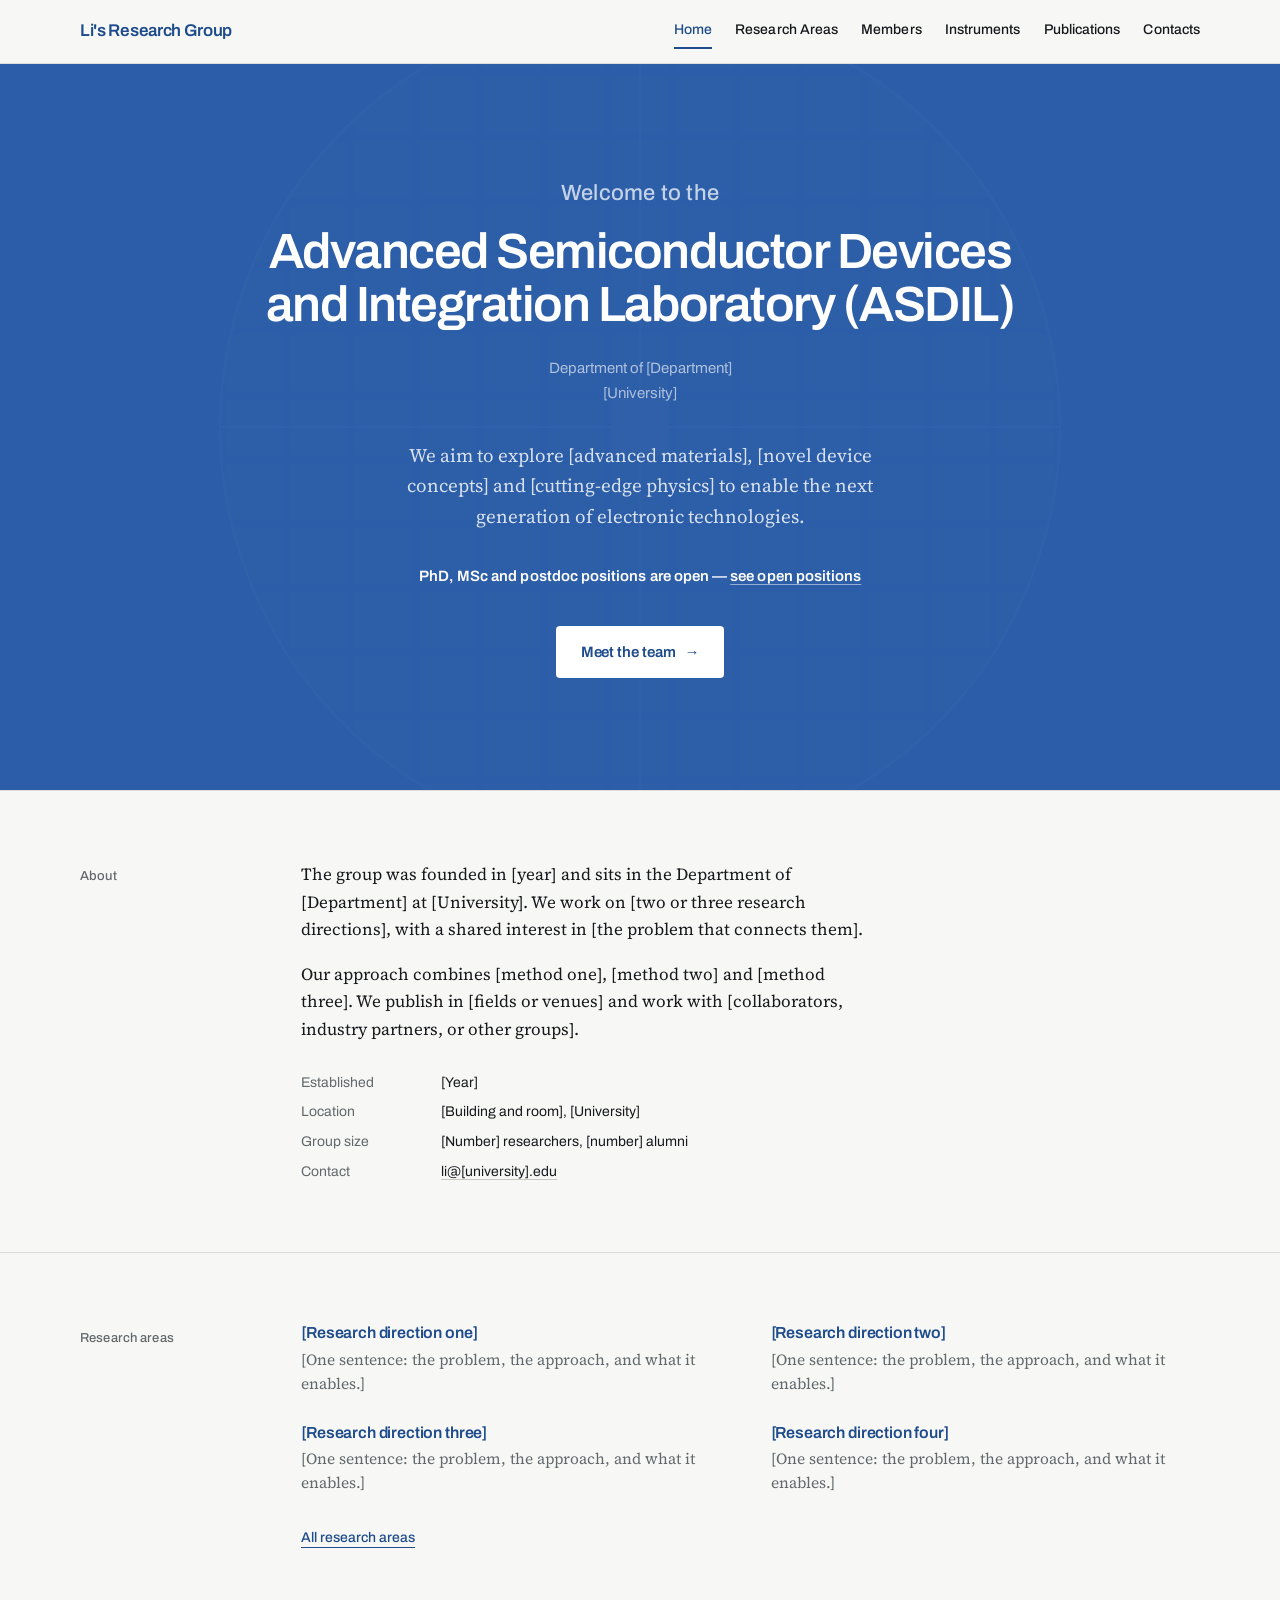
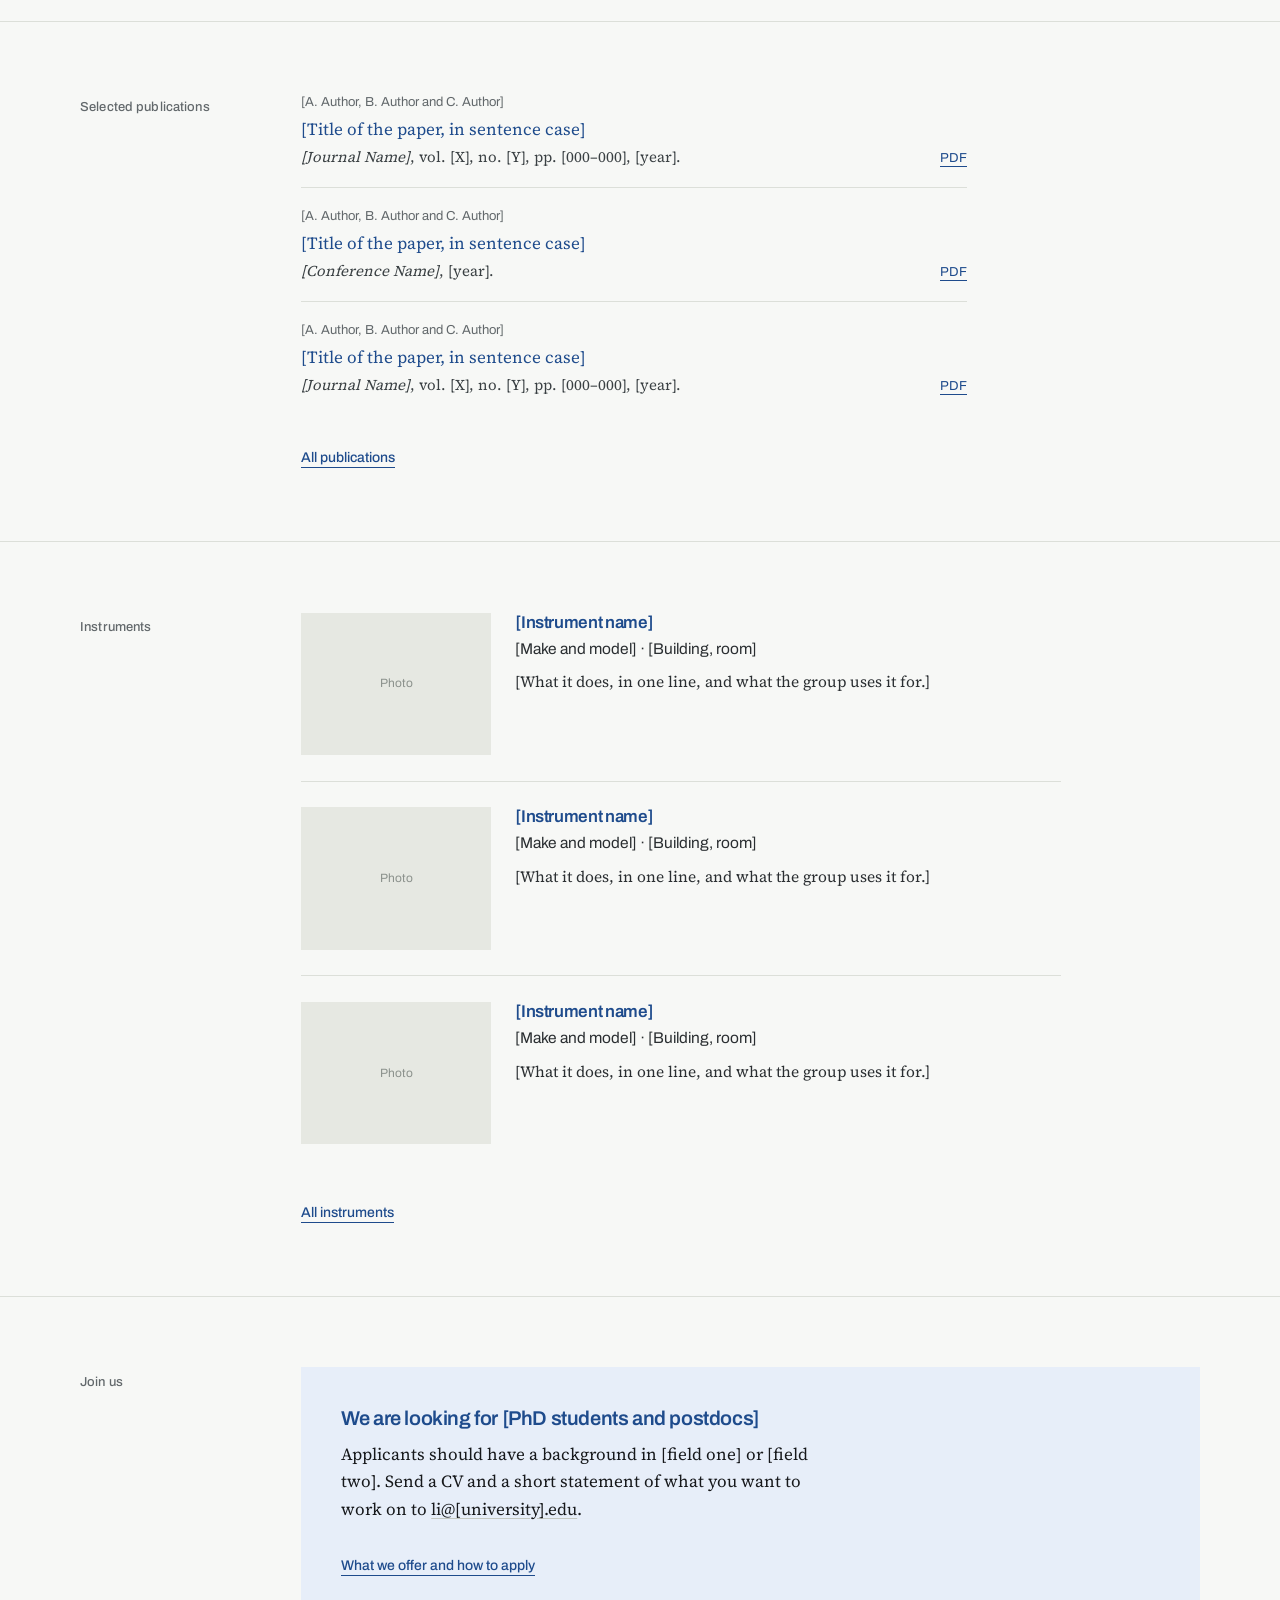
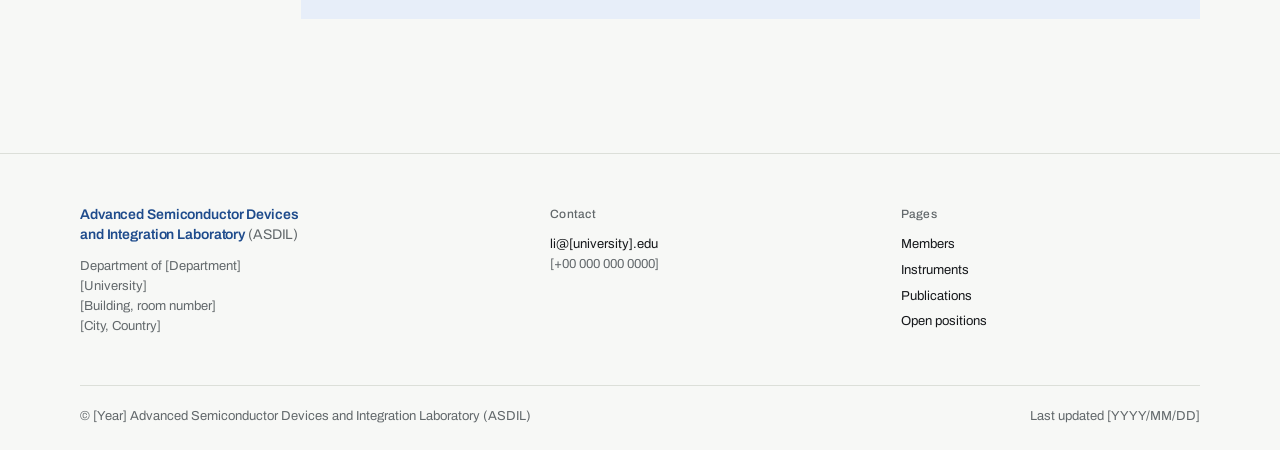
<file: index.html>
<!DOCTYPE html>
<!--
  Advanced Semiconductor Devices and Integration Laboratory - site template
  Pages: index, research, members, instruments, publications, contacts
  Styles: assets/style.css   Mobile nav: assets/site.js
  Everything inside [square brackets] is a placeholder. Replace the brackets.
  Images: swap a <div class="ph"> block for <img src="..." alt="..." width="" height="">.
-->
<html lang="en">
<head>
<meta charset="utf-8">
<meta name="viewport" content="width=device-width, initial-scale=1">
<title>Advanced Semiconductor Devices and Integration Laboratory (ASDIL)</title>
<meta name="description" content="Advanced Semiconductor Devices and Integration Laboratory, Department of [Department], [University]. Research on [research areas].">
  <link rel="preload" href="assets/fonts/archivo-var.woff2" as="font" type="font/woff2" crossorigin>
  <link rel="preload" href="assets/fonts/source-serif-4-var.woff2" as="font" type="font/woff2" crossorigin>
  <link rel="stylesheet" href="assets/style.css">
</head>
<body>
<a class="skip" href="#main">Skip to content</a>

<header class="site-header">
  <div class="wrap">
    <a class="brand" href="index.html">
      <span class="brand-name">Li's Research Group</span>
    </a>
    <button class="nav-toggle" aria-expanded="false" aria-controls="site-nav">Menu</button>
    <nav class="site-nav" id="site-nav" aria-label="Main">
      <ul>
        <li><a href="index.html" aria-current="page">Home</a></li>
        <li><a href="research.html">Research Areas</a></li>
        <li><a href="members.html">Members</a></li>
        <li><a href="instruments.html">Instruments</a></li>
        <li><a href="publications.html">Publications</a></li>
        <li><a href="contacts.html">Contacts</a></li>
      </ul>
    </nav>
  </div>
</header>

<main id="main">

  <!-- ============ HERO ============ -->
  <section class="hero">
    <!-- Background watermark: the wafer schematic from the original design,
         drawn in white and dropped to a few percent opacity. Delete the whole
         <svg> if you would rather run the hero plain. -->
    <svg class="hero-wafer" viewBox="0 0 520 520" aria-hidden="true" focusable="false">
      <defs>
        <pattern id="dies" x="243" y="243" width="38" height="38" patternUnits="userSpaceOnUse">
          <rect width="34" height="34" fill="#FFFFFF" opacity="0.38"/>
        </pattern>
        <clipPath id="waferClip">
          <path d="M183.8 496 A248 248 0 1 1 336.2 496 Z"/>
        </clipPath>
      </defs>

      <g clip-path="url(#waferClip)">
        <rect width="520" height="520" fill="url(#dies)"/>
      </g>

      <path d="M183.8 496 A248 248 0 1 1 336.2 496 Z" fill="none" stroke="#FFFFFF" stroke-width="1.5"/>

      <g stroke="#FFFFFF" stroke-width="1.5">
        <line x1="260" y1="14" x2="260" y2="496"/>
        <line x1="12" y1="260" x2="508" y2="260"/>
      </g>

      <rect x="243" y="243" width="34" height="34" fill="#FFFFFF"/>

      <g clip-path="url(#waferClip)">
        <rect class="scan" x="-1" y="0" width="2" height="520" fill="#FFFFFF"/>
      </g>
    </svg>

    <div class="wrap hero-inner">
      <p class="hero-welcome">Welcome to the</p>
      <h1>Advanced Semiconductor Devices and Integration Laboratory <span class="h1-abbr">(ASDIL)</span></h1>
      <p class="hero-affil">Department of [Department]<br>[University]</p>
      <p class="hero-lead">We aim to explore [advanced materials], [novel device concepts] and [cutting-edge physics] to enable the next generation of electronic technologies.</p>
      <p class="hero-open">PhD, MSc and postdoc positions are open — <a href="members.html#openings">see open positions</a></p>
      <p class="hero-cta"><a class="btn" href="members.html">Meet the team <span class="arrow" aria-hidden="true">→</span></a></p>
    </div>
  </section>

  <!-- ============ ABOUT ============ -->
  <section class="section">
    <div class="wrap section-grid">
      <h2 class="section-label">About</h2>
      <div>
        <div class="prose">
          <p>The group was founded in [year] and sits in the Department of [Department] at [University]. We work on [two or three research directions], with a shared interest in [the problem that connects them].</p>
          <p>Our approach combines [method one], [method two] and [method three]. We publish in [fields or venues] and work with [collaborators, industry partners, or other groups].</p>
        </div>
        <dl class="facts">
          <dt>Established</dt><dd>[Year]</dd>
          <dt>Location</dt><dd>[Building and room], [University]</dd>
          <dt>Group size</dt><dd>[Number] researchers, [number] alumni</dd>
          <dt>Contact</dt><dd><a href="mailto:li@[university].edu">li@[university].edu</a></dd>
        </dl>
      </div>
    </div>
  </section>

  <!-- ============ RESEARCH ============ -->
  <section class="section">
    <div class="wrap section-grid">
      <h2 class="section-label">Research areas</h2>
      <div>
        <ul class="research-list">
          <li>
            <h3>[Research direction one]</h3>
            <p>[One sentence: the problem, the approach, and what it enables.]</p>
          </li>
          <li>
            <h3>[Research direction two]</h3>
            <p>[One sentence: the problem, the approach, and what it enables.]</p>
          </li>
          <li>
            <h3>[Research direction three]</h3>
            <p>[One sentence: the problem, the approach, and what it enables.]</p>
          </li>
          <li>
            <h3>[Research direction four]</h3>
            <p>[One sentence: the problem, the approach, and what it enables.]</p>
          </li>
        </ul>
        <p class="more"><a class="action" href="research.html">All research areas</a></p>
      </div>
    </div>
  </section>

  <!-- ============ SELECTED PUBLICATIONS ============ -->
  <section class="section">
    <div class="wrap section-grid">
      <h2 class="section-label">Selected publications</h2>
      <div>
        <ul class="entries">
          <li class="entry">
            <p class="entry-authors">[A. Author, B. Author and C. Author]</p>
            <h3 class="entry-title">[Title of the paper, in sentence case]</h3>
            <p class="entry-venue"><em>[Journal Name]</em>, vol. [X], no. [Y], pp. [000–000], [year].</p>
            <p class="entry-links"><a href="#">PDF</a></p>
          </li>
          <li class="entry">
            <p class="entry-authors">[A. Author, B. Author and C. Author]</p>
            <h3 class="entry-title">[Title of the paper, in sentence case]</h3>
            <p class="entry-venue"><em>[Conference Name]</em>, [year].</p>
            <p class="entry-links"><a href="#">PDF</a></p>
          </li>
          <li class="entry">
            <p class="entry-authors">[A. Author, B. Author and C. Author]</p>
            <h3 class="entry-title">[Title of the paper, in sentence case]</h3>
            <p class="entry-venue"><em>[Journal Name]</em>, vol. [X], no. [Y], pp. [000–000], [year].</p>
            <p class="entry-links"><a href="#">PDF</a></p>
          </li>
        </ul>
        <p class="more"><a class="action" href="publications.html">All publications</a></p>
      </div>
    </div>
  </section>

  <!-- ============ INSTRUMENTS ============ -->
  <section class="section">
    <div class="wrap section-grid">
      <h2 class="section-label">Instruments</h2>
      <div>
        <ul class="instrument-list">
          <li class="instrument">
            <div class="ph ph--flat instrument-thumb">Photo</div>
            <div class="instrument-body">
              <h3>[Instrument name]</h3>
              <p class="instrument-meta">[Make and model] &middot; [Building, room]</p>
              <p>[What it does, in one line, and what the group uses it for.]</p>
            </div>
          </li>
          <li class="instrument">
            <div class="ph ph--flat instrument-thumb">Photo</div>
            <div class="instrument-body">
              <h3>[Instrument name]</h3>
              <p class="instrument-meta">[Make and model] &middot; [Building, room]</p>
              <p>[What it does, in one line, and what the group uses it for.]</p>
            </div>
          </li>
          <li class="instrument">
            <div class="ph ph--flat instrument-thumb">Photo</div>
            <div class="instrument-body">
              <h3>[Instrument name]</h3>
              <p class="instrument-meta">[Make and model] &middot; [Building, room]</p>
              <p>[What it does, in one line, and what the group uses it for.]</p>
            </div>
          </li>
        </ul>
        <p class="more"><a class="action" href="instruments.html">All instruments</a></p>
      </div>
    </div>
  </section>

  <!-- ============ JOIN ============ -->
  <section class="section" id="join">
    <div class="wrap section-grid">
      <h2 class="section-label">Join us</h2>
      <div class="join">
        <h2>We are looking for [PhD students and postdocs]</h2>
        <p>Applicants should have a background in [field one] or [field two]. Send a CV and a short statement of what you want to work on to <a href="mailto:li@[university].edu">li@[university].edu</a>.</p>
        <p class="more"><a class="action" href="members.html#openings">What we offer and how to apply</a></p>
      </div>
    </div>
  </section>

</main>

<footer class="site-footer">
  <div class="wrap footer-grid">
    <div>
      <p class="footer-name">Advanced Semiconductor Devices and Integration Laboratory <span class="abbr">(ASDIL)</span></p>
      <p class="small">Department of [Department]<br>[University]<br>[Building, room number]<br>[City, Country]</p>
    </div>
    <div>
      <p class="footer-h">Contact</p>
      <p class="small"><a href="mailto:li@[university].edu">li@[university].edu</a><br>[+00 000 000 0000]</p>
    </div>
    <div>
      <p class="footer-h">Pages</p>
      <ul class="footer-links small">
        <li><a href="members.html">Members</a></li>
        <li><a href="instruments.html">Instruments</a></li>
        <li><a href="publications.html">Publications</a></li>
        <li><a href="members.html#openings">Open positions</a></li>
      </ul>
    </div>
  </div>
  <div class="wrap footer-base small">
    <span>© [Year] Advanced Semiconductor Devices and Integration Laboratory (ASDIL)</span>
    <span>Last updated [YYYY/MM/DD]</span>
  </div>
</footer>

<script src="assets/site.js"></script>
</body>
</html>
</file>
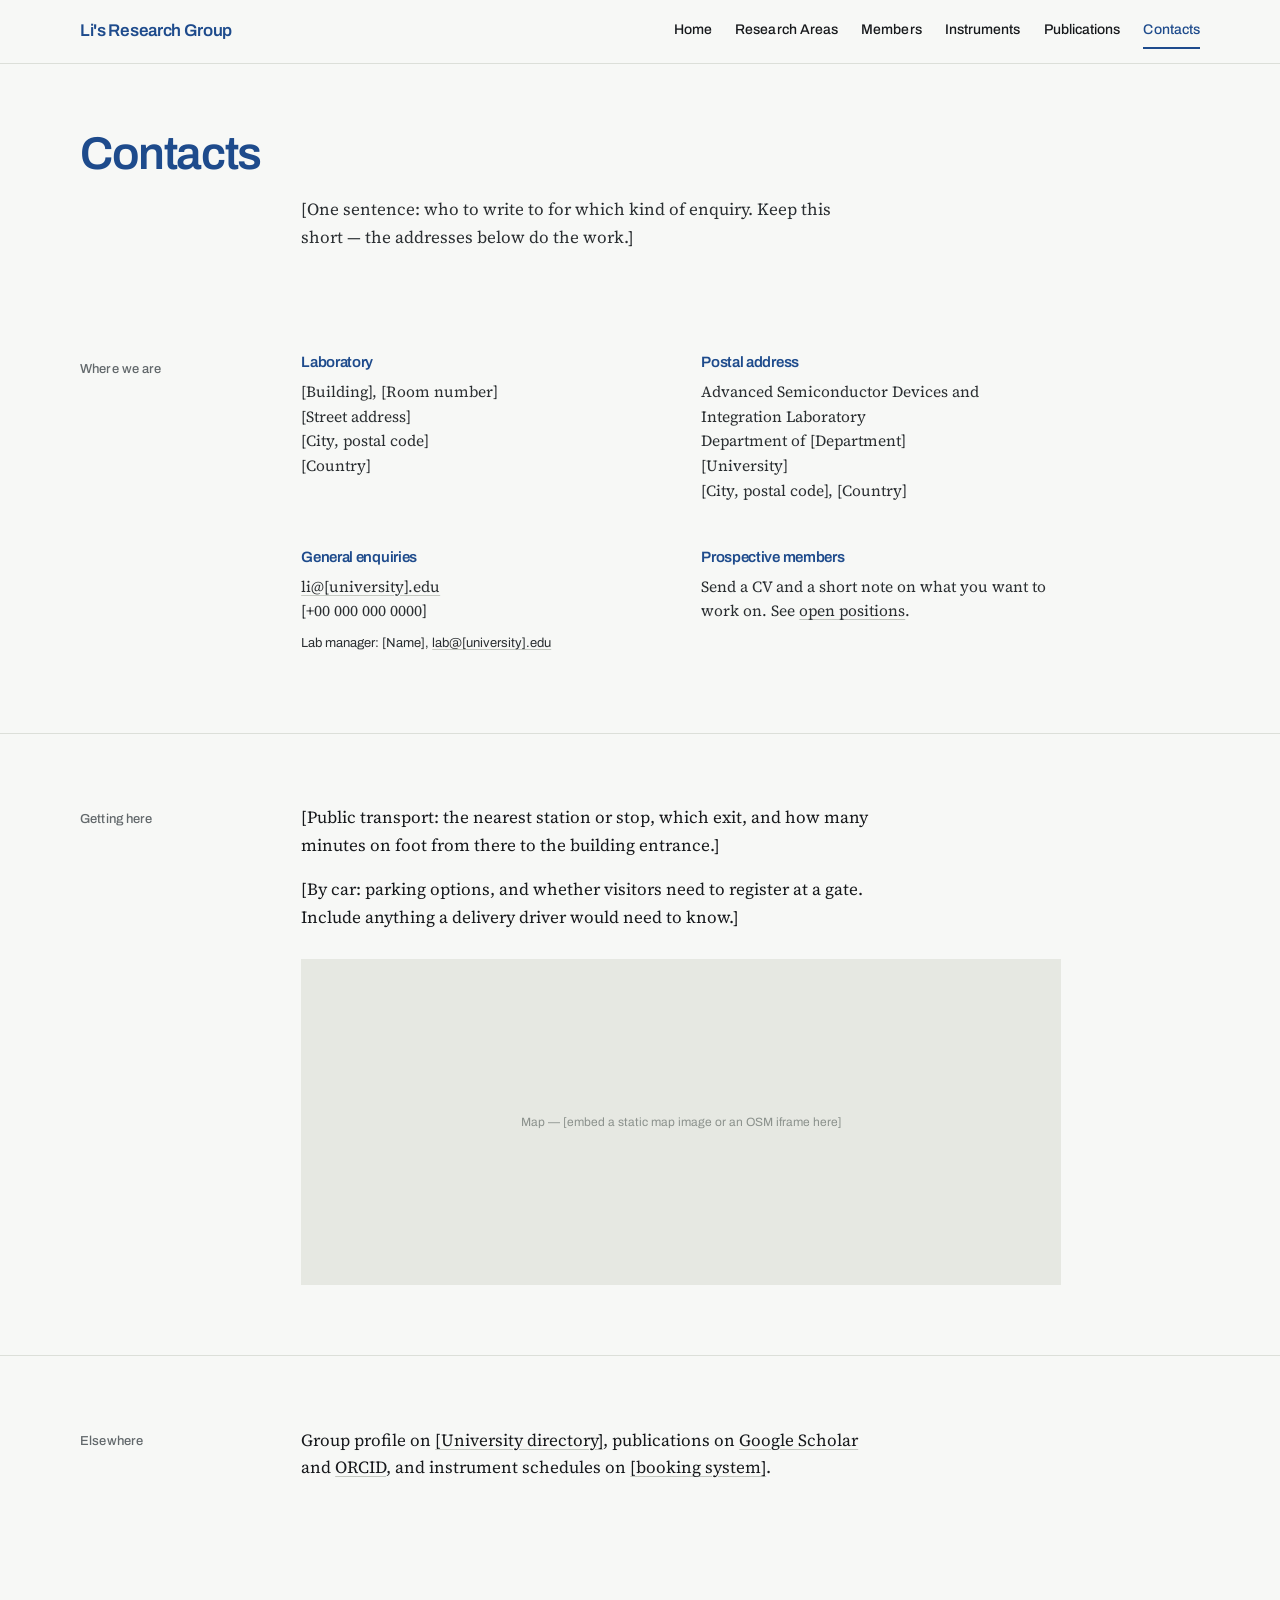
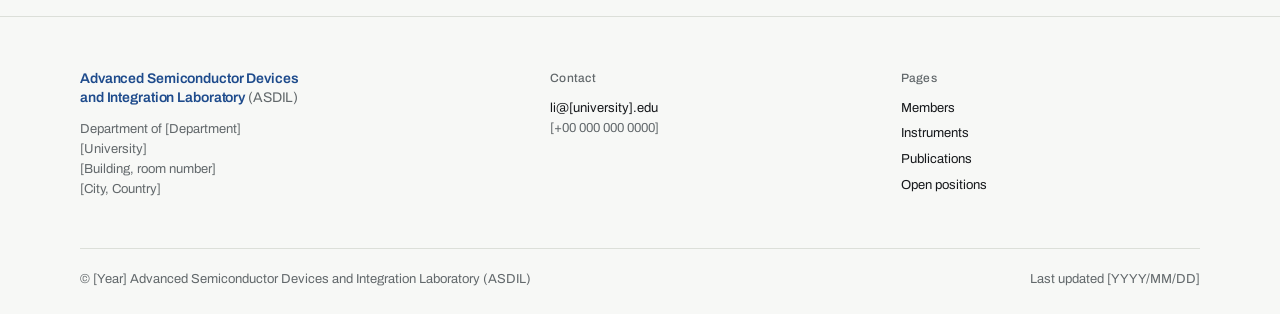
<file: contacts.html>
<!DOCTYPE html>
<html lang="en">
<head>
<meta charset="utf-8">
<meta name="viewport" content="width=device-width, initial-scale=1">
<title>Contacts — Advanced Semiconductor Devices and Integration Laboratory (ASDIL)</title>
<meta name="description" content="Contact details and location of Advanced Semiconductor Devices and Integration Laboratory, Department of [Department], [University].">
  <link rel="preload" href="assets/fonts/archivo-var.woff2" as="font" type="font/woff2" crossorigin>
  <link rel="preload" href="assets/fonts/source-serif-4-var.woff2" as="font" type="font/woff2" crossorigin>
  <link rel="stylesheet" href="assets/style.css">
</head>
<body>
<a class="skip" href="#main">Skip to content</a>

<header class="site-header">
  <div class="wrap">
    <a class="brand" href="index.html">
      <span class="brand-name">Li's Research Group</span>
    </a>
    <button class="nav-toggle" aria-expanded="false" aria-controls="site-nav">Menu</button>
    <nav class="site-nav" id="site-nav" aria-label="Main">
      <ul>
        <li><a href="index.html">Home</a></li>
        <li><a href="research.html">Research Areas</a></li>
        <li><a href="members.html">Members</a></li>
        <li><a href="instruments.html">Instruments</a></li>
        <li><a href="publications.html">Publications</a></li>
        <li><a href="contacts.html" aria-current="page">Contacts</a></li>
      </ul>
    </nav>
  </div>
</header>

<main id="main">
  <div class="wrap page-head">
    <h1>Contacts</h1>
    <p class="intro">[One sentence: who to write to for which kind of enquiry. Keep this short — the addresses below do the work.]</p>
  </div>

  <section class="section" style="border-top:0">
    <div class="wrap section-grid">
      <h2 class="section-label">Where we are</h2>
      <div class="contact-cols">
        <div class="contact-card">
          <h3>Laboratory</h3>
          <p>[Building], [Room number]<br>[Street address]<br>[City, postal code]<br>[Country]</p>
        </div>
        <div class="contact-card">
          <h3>Postal address</h3>
          <p>Advanced Semiconductor Devices and Integration Laboratory<br>Department of [Department]<br>[University]<br>[City, postal code], [Country]</p>
        </div>
        <div class="contact-card">
          <h3>General enquiries</h3>
          <p><a href="mailto:li@[university].edu">li@[university].edu</a><br>[+00 000 000 0000]</p>
          <p class="small">Lab manager: [Name], <a href="mailto:lab@[university].edu">lab@[university].edu</a></p>
        </div>
        <div class="contact-card">
          <h3>Prospective members</h3>
          <p>Send a CV and a short note on what you want to work on. See <a href="members.html#openings">open positions</a>.</p>
        </div>
      </div>
    </div>
  </section>

  <section class="section">
    <div class="wrap section-grid">
      <h2 class="section-label">Getting here</h2>
      <div>
        <div class="prose">
          <p>[Public transport: the nearest station or stop, which exit, and how many minutes on foot from there to the building entrance.]</p>
          <p>[By car: parking options, and whether visitors need to register at a gate. Include anything a delivery driver would need to know.]</p>
        </div>
        <div class="ph ph--map map-block">Map — [embed a static map image or an OSM iframe here]</div>
      </div>
    </div>
  </section>

  <section class="section">
    <div class="wrap section-grid">
      <h2 class="section-label">Elsewhere</h2>
      <div class="prose">
        <p>Group profile on <a href="#">[University directory]</a>, publications on <a href="#">Google Scholar</a> and <a href="#">ORCID</a>, and instrument schedules on <a href="#">[booking system]</a>.</p>
      </div>
    </div>
  </section>
</main>

<footer class="site-footer">
  <div class="wrap footer-grid">
    <div>
      <p class="footer-name">Advanced Semiconductor Devices and Integration Laboratory <span class="abbr">(ASDIL)</span></p>
      <p class="small">Department of [Department]<br>[University]<br>[Building, room number]<br>[City, Country]</p>
    </div>
    <div>
      <p class="footer-h">Contact</p>
      <p class="small"><a href="mailto:li@[university].edu">li@[university].edu</a><br>[+00 000 000 0000]</p>
    </div>
    <div>
      <p class="footer-h">Pages</p>
      <ul class="footer-links small">
        <li><a href="members.html">Members</a></li>
        <li><a href="instruments.html">Instruments</a></li>
        <li><a href="publications.html">Publications</a></li>
        <li><a href="members.html#openings">Open positions</a></li>
      </ul>
    </div>
  </div>
  <div class="wrap footer-base small">
    <span>© [Year] Advanced Semiconductor Devices and Integration Laboratory (ASDIL)</span>
    <span>Last updated [YYYY/MM/DD]</span>
  </div>
</footer>

<script src="assets/site.js"></script>
</body>
</html>
</file>
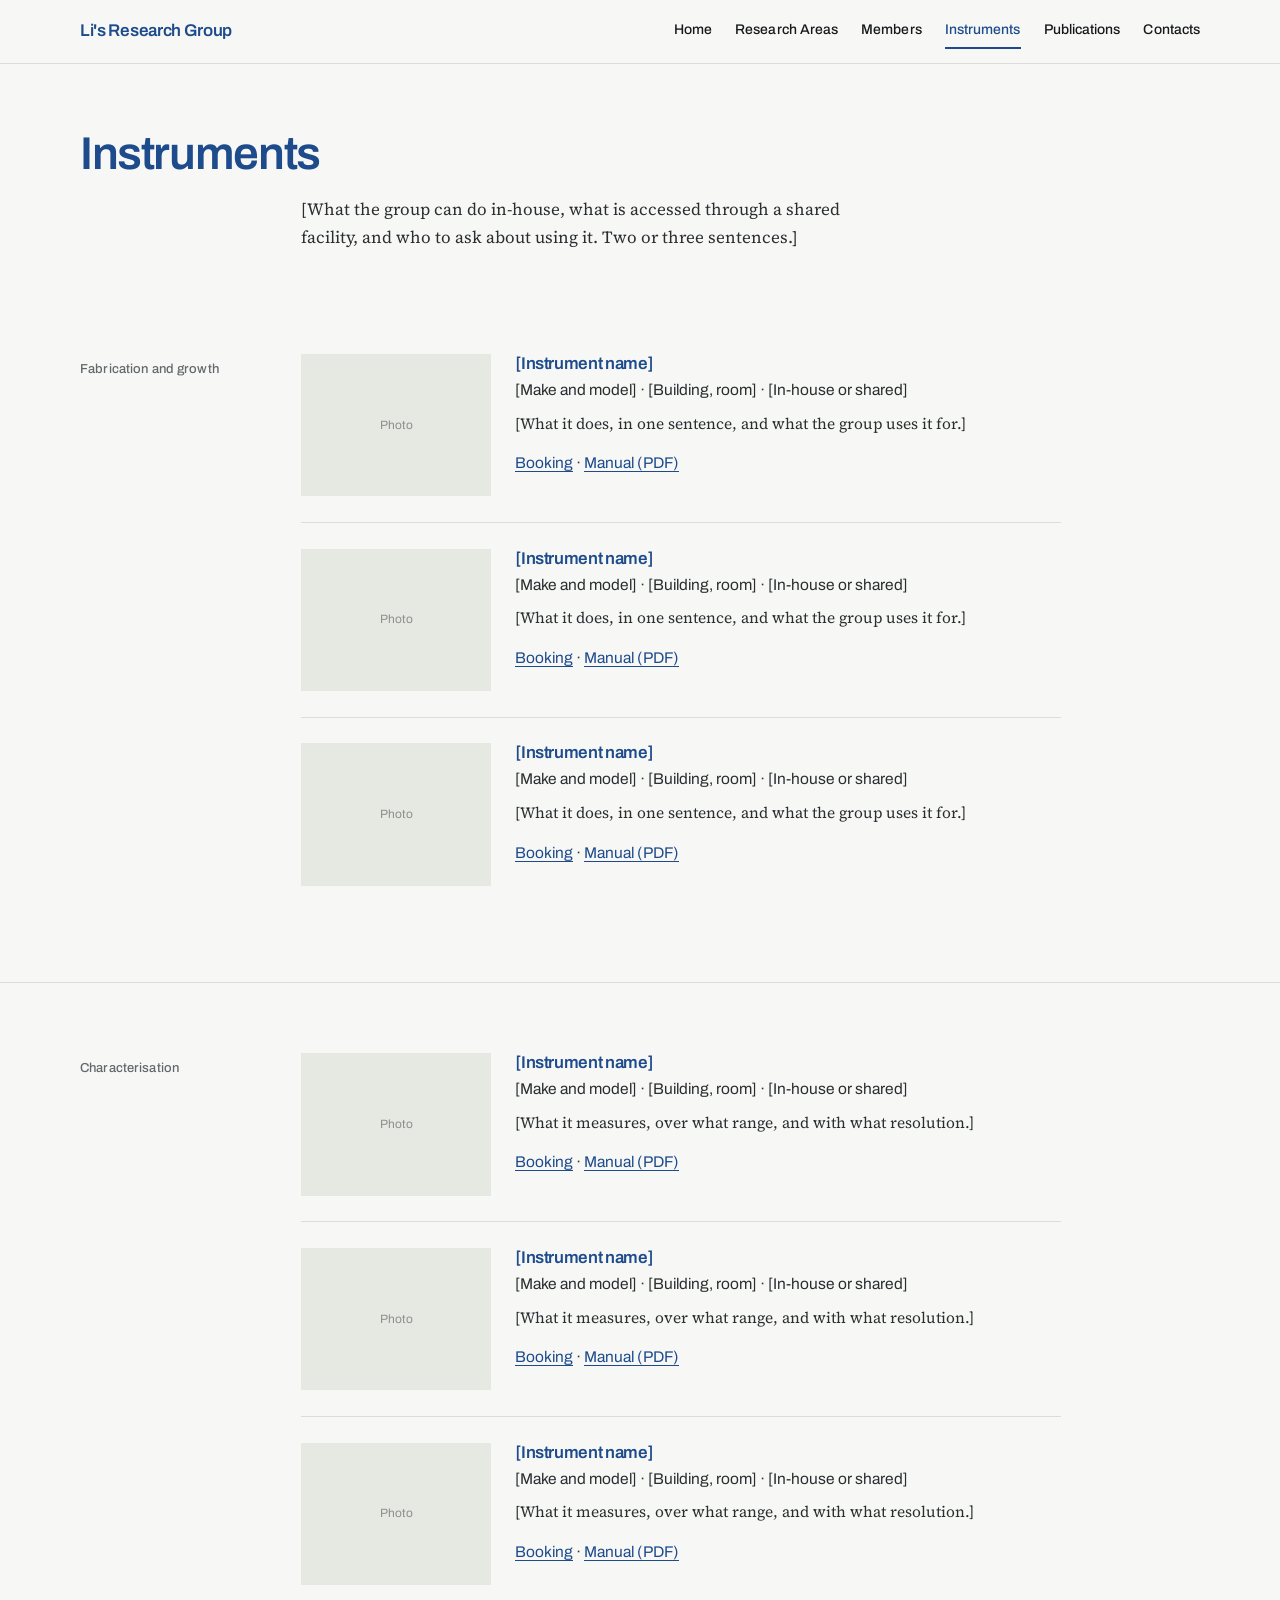
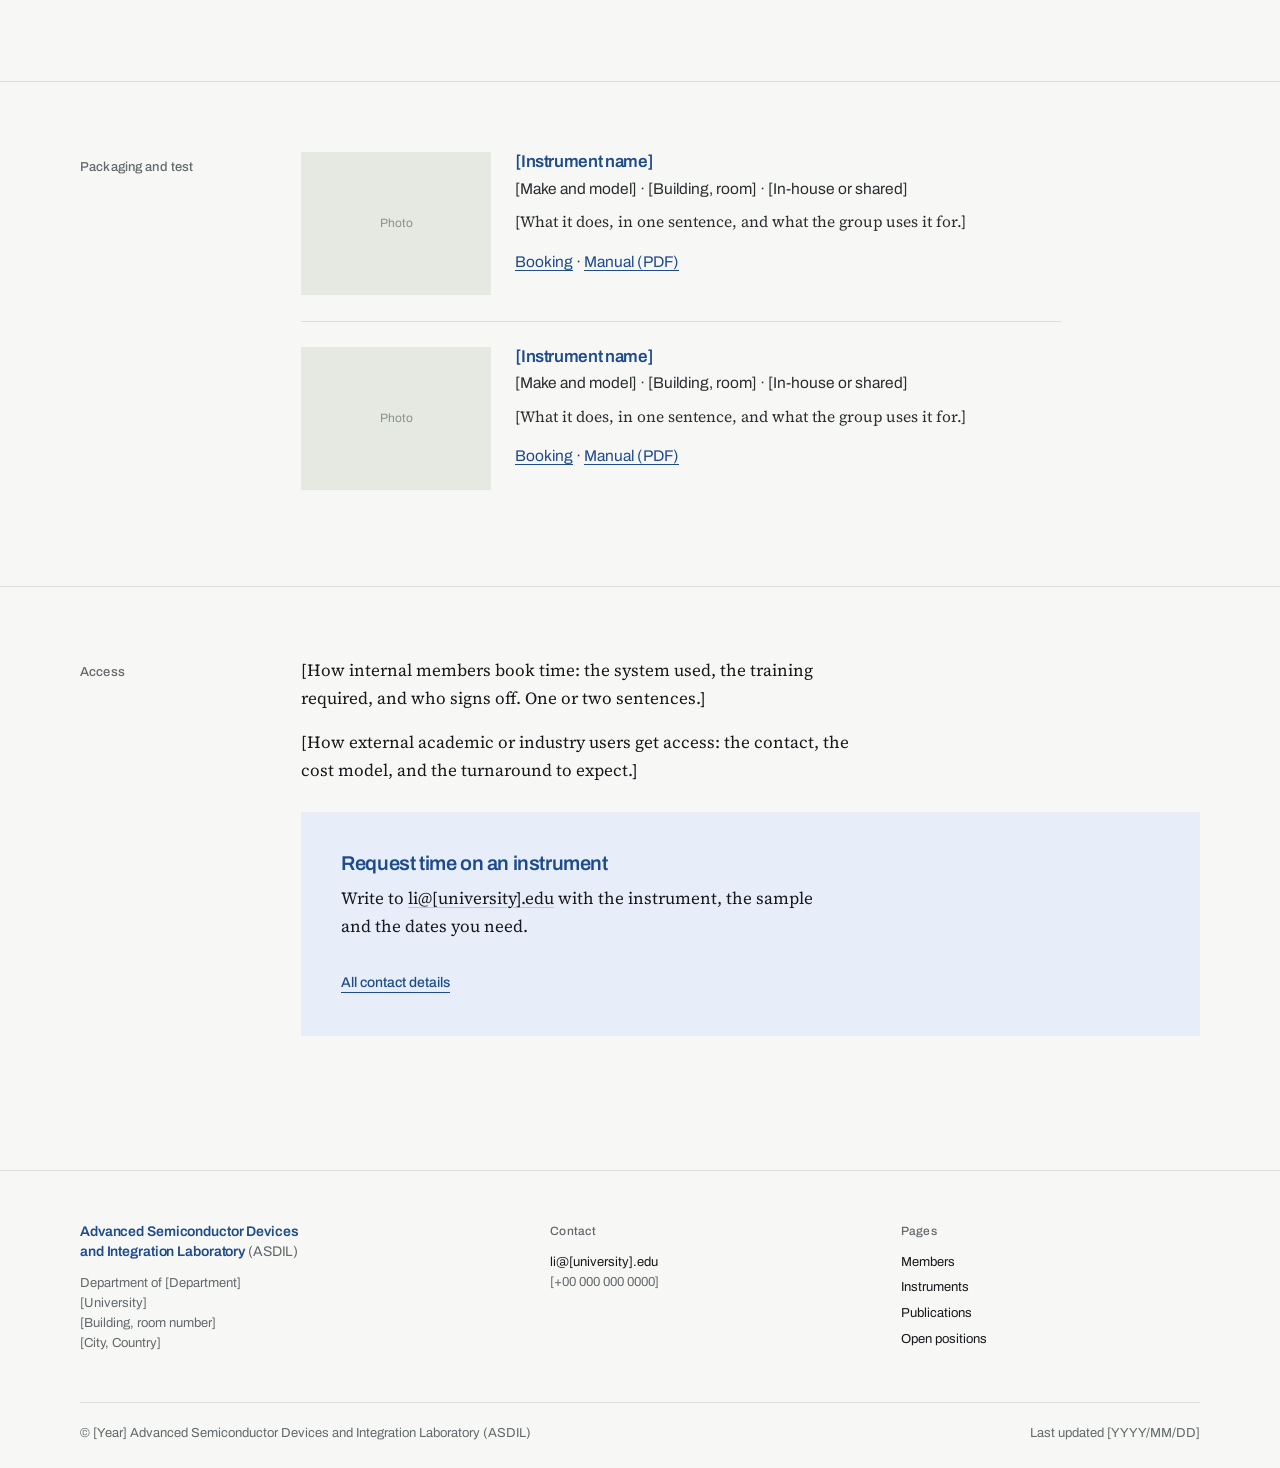
<file: instruments.html>
<!DOCTYPE html>
<html lang="en">
<head>
<meta charset="utf-8">
<meta name="viewport" content="width=device-width, initial-scale=1">
<title>Instruments — Advanced Semiconductor Devices and Integration Laboratory (ASDIL)</title>
<meta name="description" content="Instruments and facilities of Advanced Semiconductor Devices and Integration Laboratory, Department of [Department], [University].">
  <link rel="preload" href="assets/fonts/archivo-var.woff2" as="font" type="font/woff2" crossorigin>
  <link rel="preload" href="assets/fonts/source-serif-4-var.woff2" as="font" type="font/woff2" crossorigin>
  <link rel="stylesheet" href="assets/style.css">
</head>
<body>
<a class="skip" href="#main">Skip to content</a>

<header class="site-header">
  <div class="wrap">
    <a class="brand" href="index.html">
      <span class="brand-name">Li's Research Group</span>
    </a>
    <button class="nav-toggle" aria-expanded="false" aria-controls="site-nav">Menu</button>
    <nav class="site-nav" id="site-nav" aria-label="Main">
      <ul>
        <li><a href="index.html">Home</a></li>
        <li><a href="research.html">Research Areas</a></li>
        <li><a href="members.html">Members</a></li>
        <li><a href="instruments.html" aria-current="page">Instruments</a></li>
        <li><a href="publications.html">Publications</a></li>
        <li><a href="contacts.html">Contacts</a></li>
      </ul>
    </nav>
  </div>
</header>

<main id="main">
  <div class="wrap page-head">
    <h1>Instruments</h1>
    <p class="intro">[What the group can do in-house, what is accessed through a shared facility, and who to ask about using it. Two or three sentences.]</p>
  </div>

  <section class="section" style="border-top:0">
    <div class="wrap section-grid">
      <h2 class="section-label">Fabrication and growth</h2>
      <div>
        <ul class="instrument-list">
          <li class="instrument">
            <div class="ph ph--flat instrument-thumb">Photo</div>
            <div class="instrument-body">
              <h3>[Instrument name]</h3>
              <p class="instrument-meta">[Make and model] · [Building, room] · [In-house or shared]</p>
              <p>[What it does, in one sentence, and what the group uses it for.]</p>
              <p class="instrument-links"><a href="#">Booking</a> <span aria-hidden="true">·</span> <a href="#">Manual (PDF)</a></p>
            </div>
          </li>
          <li class="instrument">
            <div class="ph ph--flat instrument-thumb">Photo</div>
            <div class="instrument-body">
              <h3>[Instrument name]</h3>
              <p class="instrument-meta">[Make and model] · [Building, room] · [In-house or shared]</p>
              <p>[What it does, in one sentence, and what the group uses it for.]</p>
              <p class="instrument-links"><a href="#">Booking</a> <span aria-hidden="true">·</span> <a href="#">Manual (PDF)</a></p>
            </div>
          </li>
          <li class="instrument">
            <div class="ph ph--flat instrument-thumb">Photo</div>
            <div class="instrument-body">
              <h3>[Instrument name]</h3>
              <p class="instrument-meta">[Make and model] · [Building, room] · [In-house or shared]</p>
              <p>[What it does, in one sentence, and what the group uses it for.]</p>
              <p class="instrument-links"><a href="#">Booking</a> <span aria-hidden="true">·</span> <a href="#">Manual (PDF)</a></p>
            </div>
          </li>
        </ul>
      </div>
    </div>
  </section>

  <section class="section">
    <div class="wrap section-grid">
      <h2 class="section-label">Characterisation</h2>
      <div>
        <ul class="instrument-list">
          <li class="instrument">
            <div class="ph ph--flat instrument-thumb">Photo</div>
            <div class="instrument-body">
              <h3>[Instrument name]</h3>
              <p class="instrument-meta">[Make and model] · [Building, room] · [In-house or shared]</p>
              <p>[What it measures, over what range, and with what resolution.]</p>
              <p class="instrument-links"><a href="#">Booking</a> <span aria-hidden="true">·</span> <a href="#">Manual (PDF)</a></p>
            </div>
          </li>
          <li class="instrument">
            <div class="ph ph--flat instrument-thumb">Photo</div>
            <div class="instrument-body">
              <h3>[Instrument name]</h3>
              <p class="instrument-meta">[Make and model] · [Building, room] · [In-house or shared]</p>
              <p>[What it measures, over what range, and with what resolution.]</p>
              <p class="instrument-links"><a href="#">Booking</a> <span aria-hidden="true">·</span> <a href="#">Manual (PDF)</a></p>
            </div>
          </li>
          <li class="instrument">
            <div class="ph ph--flat instrument-thumb">Photo</div>
            <div class="instrument-body">
              <h3>[Instrument name]</h3>
              <p class="instrument-meta">[Make and model] · [Building, room] · [In-house or shared]</p>
              <p>[What it measures, over what range, and with what resolution.]</p>
              <p class="instrument-links"><a href="#">Booking</a> <span aria-hidden="true">·</span> <a href="#">Manual (PDF)</a></p>
            </div>
          </li>
        </ul>
      </div>
    </div>
  </section>

  <section class="section">
    <div class="wrap section-grid">
      <h2 class="section-label">Packaging and test</h2>
      <div>
        <ul class="instrument-list">
          <li class="instrument">
            <div class="ph ph--flat instrument-thumb">Photo</div>
            <div class="instrument-body">
              <h3>[Instrument name]</h3>
              <p class="instrument-meta">[Make and model] · [Building, room] · [In-house or shared]</p>
              <p>[What it does, in one sentence, and what the group uses it for.]</p>
              <p class="instrument-links"><a href="#">Booking</a> <span aria-hidden="true">·</span> <a href="#">Manual (PDF)</a></p>
            </div>
          </li>
          <li class="instrument">
            <div class="ph ph--flat instrument-thumb">Photo</div>
            <div class="instrument-body">
              <h3>[Instrument name]</h3>
              <p class="instrument-meta">[Make and model] · [Building, room] · [In-house or shared]</p>
              <p>[What it does, in one sentence, and what the group uses it for.]</p>
              <p class="instrument-links"><a href="#">Booking</a> <span aria-hidden="true">·</span> <a href="#">Manual (PDF)</a></p>
            </div>
          </li>
        </ul>
      </div>
    </div>
  </section>

  <section class="section" id="access">
    <div class="wrap section-grid">
      <h2 class="section-label">Access</h2>
      <div>
        <div class="prose">
          <p>[How internal members book time: the system used, the training required, and who signs off. One or two sentences.]</p>
          <p>[How external academic or industry users get access: the contact, the cost model, and the turnaround to expect.]</p>
        </div>
        <div class="join" style="margin-top:1.75rem">
          <h2>Request time on an instrument</h2>
          <p>Write to <a href="mailto:li@[university].edu">li@[university].edu</a> with the instrument, the sample and the dates you need.</p>
          <p class="more"><a class="action" href="contacts.html">All contact details</a></p>
        </div>
      </div>
    </div>
  </section>
</main>

<footer class="site-footer">
  <div class="wrap footer-grid">
    <div>
      <p class="footer-name">Advanced Semiconductor Devices and Integration Laboratory <span class="abbr">(ASDIL)</span></p>
      <p class="small">Department of [Department]<br>[University]<br>[Building, room number]<br>[City, Country]</p>
    </div>
    <div>
      <p class="footer-h">Contact</p>
      <p class="small"><a href="mailto:li@[university].edu">li@[university].edu</a><br>[+00 000 000 0000]</p>
    </div>
    <div>
      <p class="footer-h">Pages</p>
      <ul class="footer-links small">
        <li><a href="members.html">Members</a></li>
        <li><a href="instruments.html">Instruments</a></li>
        <li><a href="publications.html">Publications</a></li>
        <li><a href="members.html#openings">Open positions</a></li>
      </ul>
    </div>
  </div>
  <div class="wrap footer-base small">
    <span>© [Year] Advanced Semiconductor Devices and Integration Laboratory (ASDIL)</span>
    <span>Last updated [YYYY/MM/DD]</span>
  </div>
</footer>

<script src="assets/site.js"></script>
</body>
</html>
</file>
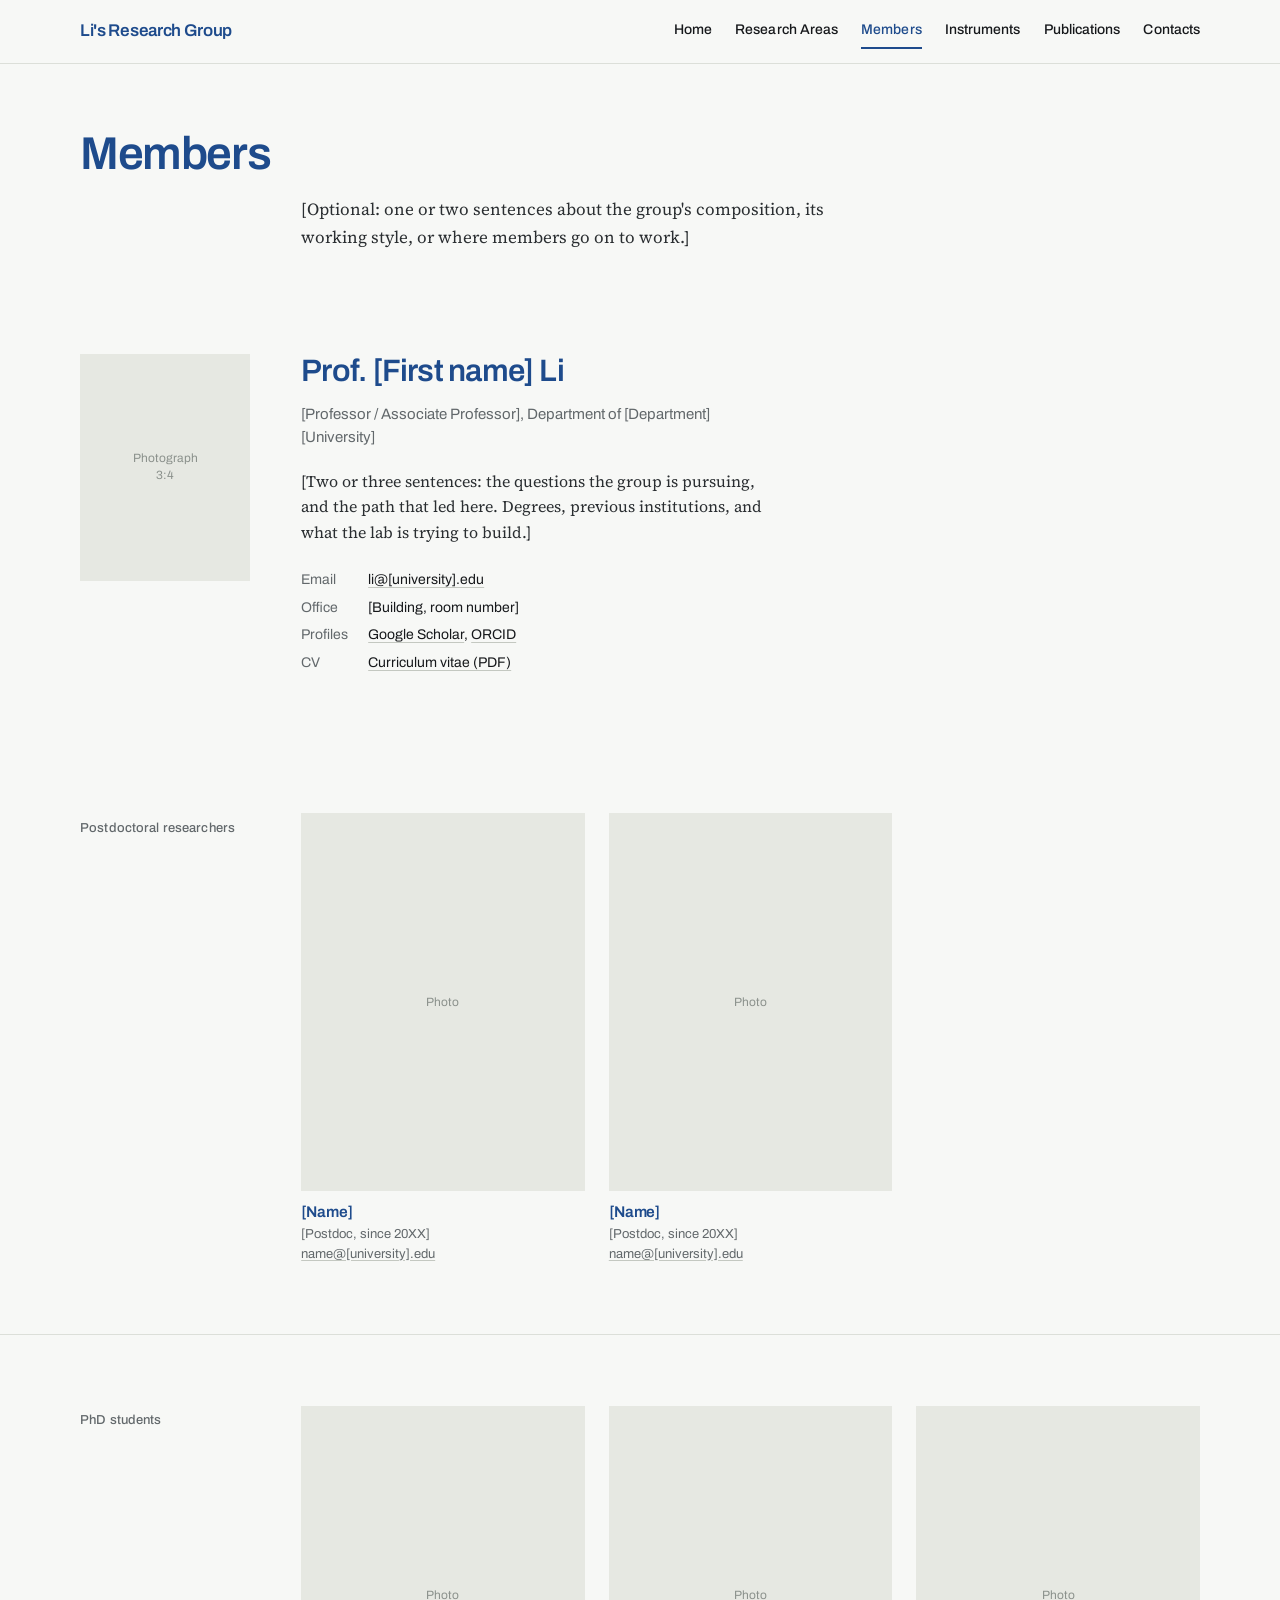
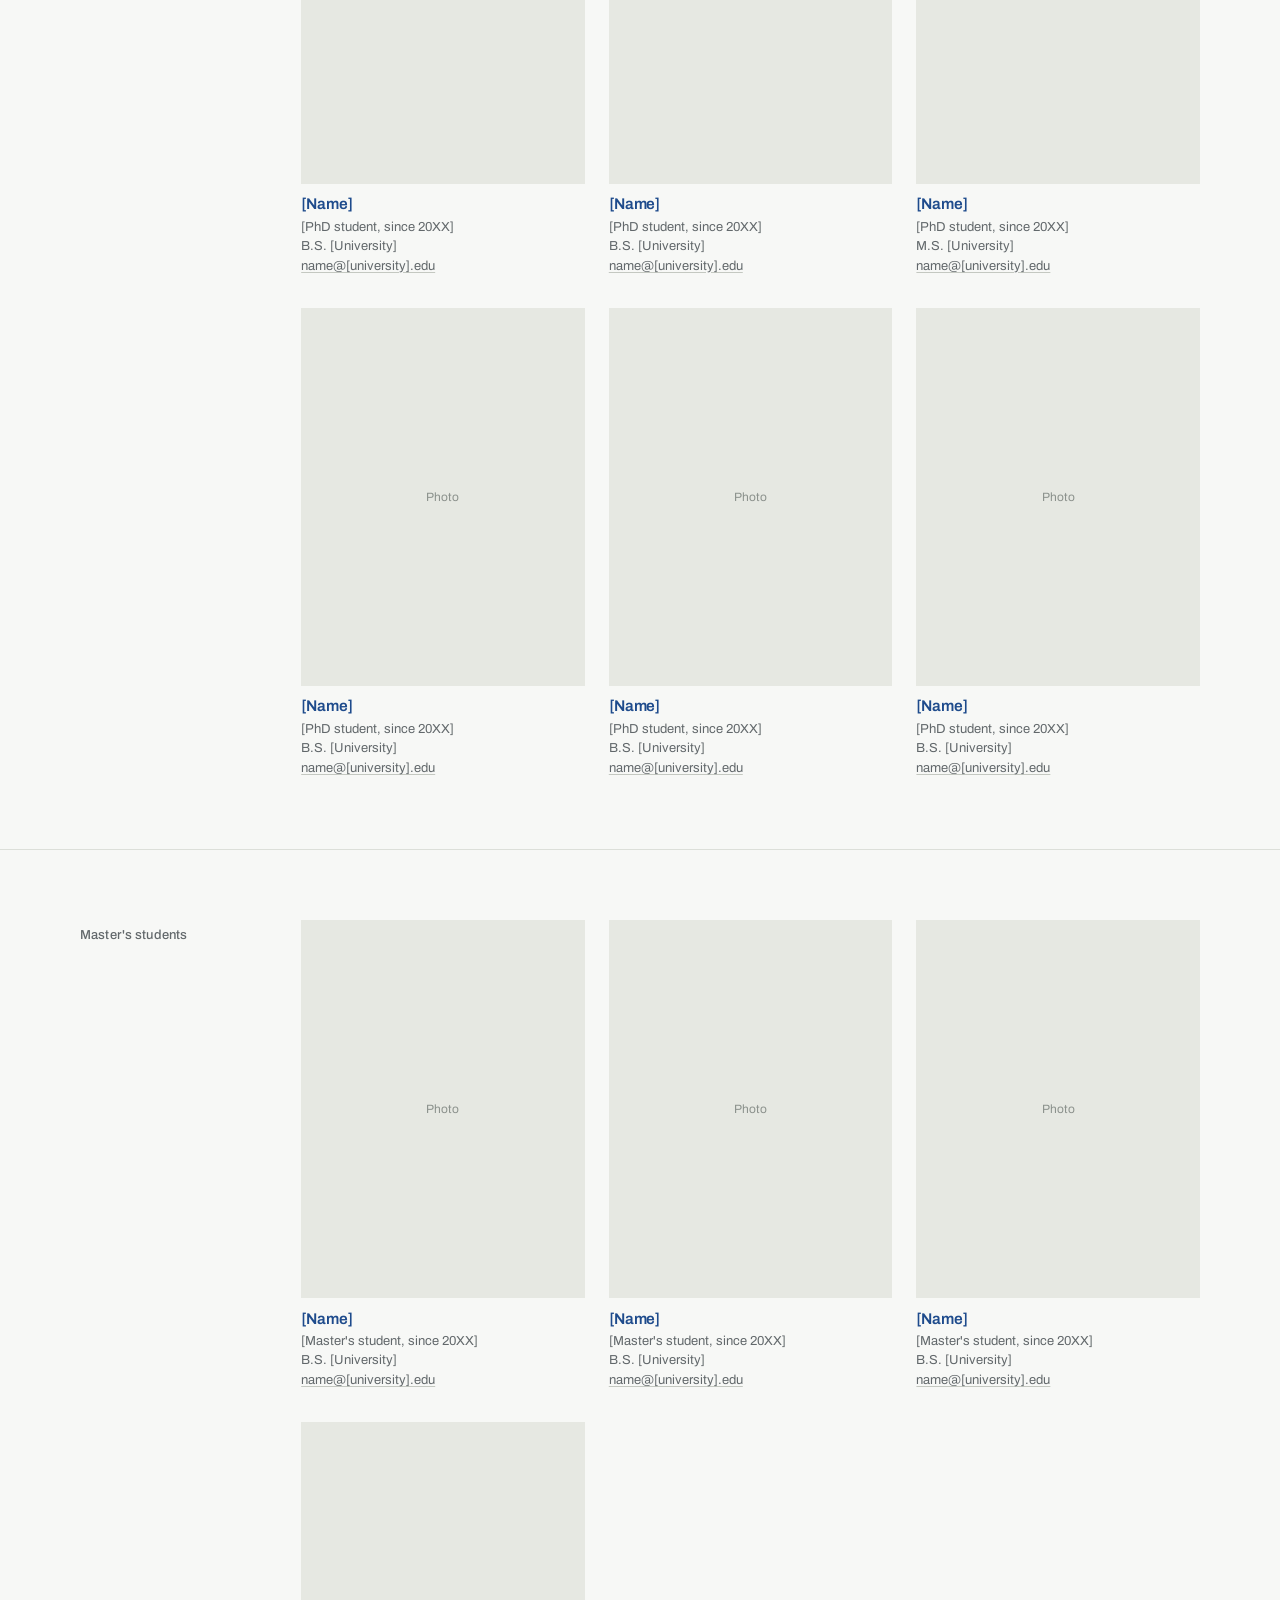
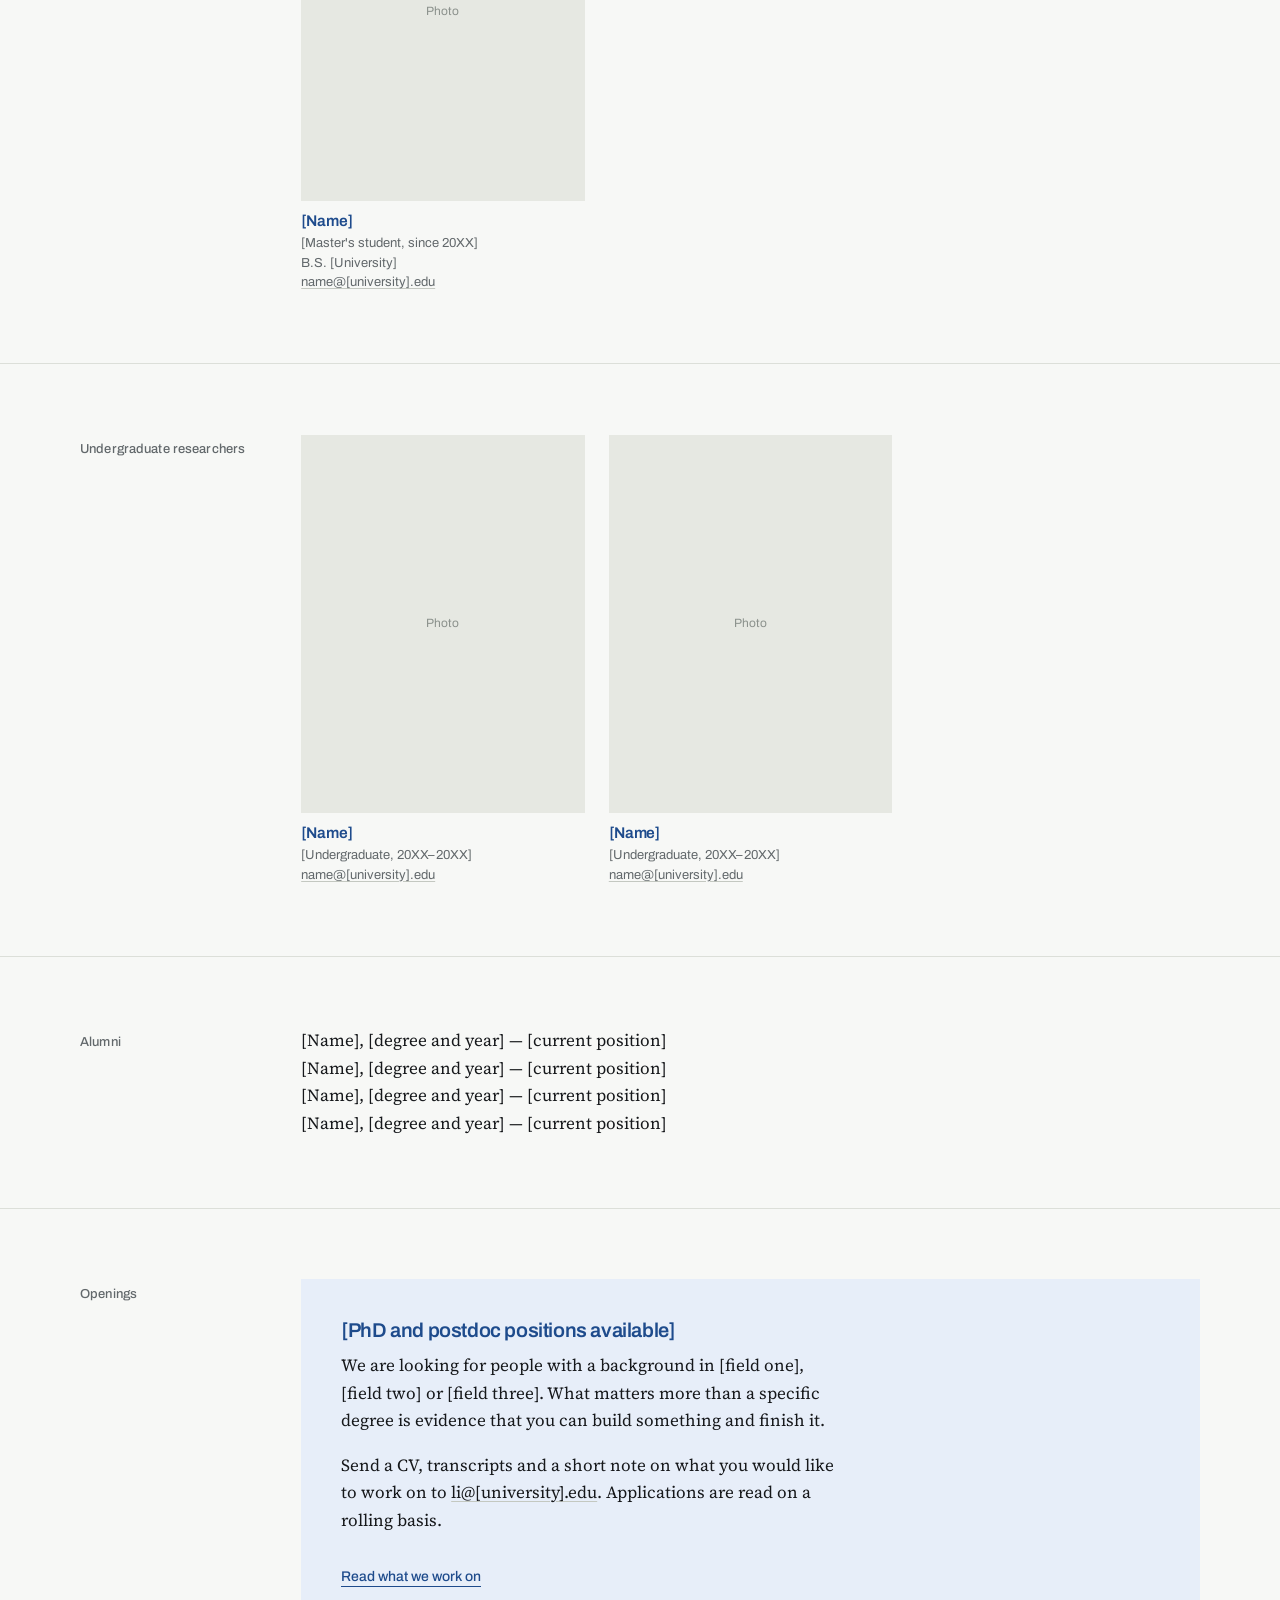
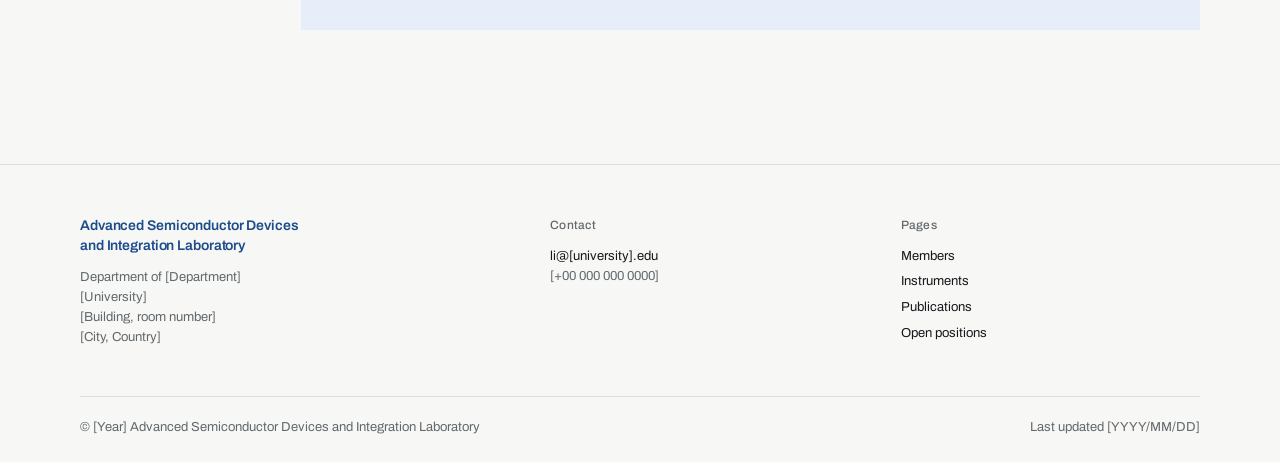
<file: members.html>
<!DOCTYPE html>
<html lang="en">
<head>
<meta charset="utf-8">
<meta name="viewport" content="width=device-width, initial-scale=1">
<title>Members — Advanced Semiconductor Devices and Integration Laboratory (ASDIL)</title>
<meta name="description" content="Members of Advanced Semiconductor Devices and Integration Laboratory, Department of [Department], [University].">
  <link rel="preload" href="assets/fonts/archivo-var.woff2" as="font" type="font/woff2" crossorigin>
  <link rel="preload" href="assets/fonts/source-serif-4-var.woff2" as="font" type="font/woff2" crossorigin>
  <link rel="stylesheet" href="assets/style.css">
</head>
<body>
<a class="skip" href="#main">Skip to content</a>

<header class="site-header">
  <div class="wrap">
    <a class="brand" href="index.html">
      <span class="brand-name">Li's Research Group</span>
    </a>
    <button class="nav-toggle" aria-expanded="false" aria-controls="site-nav">Menu</button>
    <nav class="site-nav" id="site-nav" aria-label="Main">
      <ul>
        <li><a href="index.html">Home</a></li>
        <li><a href="research.html">Research Areas</a></li>
        <li><a href="members.html" aria-current="page">Members</a></li>
        <li><a href="instruments.html">Instruments</a></li>
        <li><a href="publications.html">Publications</a></li>
        <li><a href="contacts.html">Contacts</a></li>
      </ul>
    </nav>
  </div>
</header>

<main id="main">
  <div class="wrap page-head">
    <h1>Members</h1>
    <p class="intro">[Optional: one or two sentences about the group's composition, its working style, or where members go on to work.]</p>
  </div>

  <section class="section" style="border-top:0">
    <div class="wrap">
      <div class="profile" style="padding-bottom:0">
        <div class="ph-wrap">
          <!-- Replace with a photograph, e.g. <img src="assets/li.jpg" alt="Portrait of Prof. Li" width="560" height="700"> -->
          <div class="ph ph--photo">Photograph<br>3:4</div>
        </div>
        <div>
          <h2 class="pi-name">Prof. [First name] Li</h2>
          <p class="profile-role">[Professor / Associate Professor], Department of [Department]<br>[University]</p>
          <p class="pi-bio">[Two or three sentences: the questions the group is pursuing, and the path that led here. Degrees, previous institutions, and what the lab is trying to build.]</p>
          <dl class="contact-list">
            <dt>Email</dt><dd><a href="mailto:li@[university].edu">li@[university].edu</a></dd>
            <dt>Office</dt><dd>[Building, room number]</dd>
            <dt>Profiles</dt><dd><a href="#">Google Scholar</a>, <a href="#">ORCID</a></dd>
            <dt>CV</dt><dd><a href="#">Curriculum vitae (PDF)</a></dd>
          </dl>
        </div>
      </div>
    </div>
  </section>

  <section class="section" style="border-top:0">
    <div class="wrap section-grid">
      <h2 class="section-label">Postdoctoral researchers</h2>
      <div>
        <ul class="people-grid">
          <li class="person">
            <div class="ph ph--photo">Photo</div>
            <h3>[Name]</h3>
            <p>[Postdoc, since 20XX]<br><a href="mailto:name@[university].edu">name@[university].edu</a></p>
          </li>
          <li class="person">
            <div class="ph ph--photo">Photo</div>
            <h3>[Name]</h3>
            <p>[Postdoc, since 20XX]<br><a href="mailto:name@[university].edu">name@[university].edu</a></p>
          </li>
        </ul>
      </div>
    </div>
  </section>

  <section class="section">
    <div class="wrap section-grid">
      <h2 class="section-label">PhD students</h2>
      <div>
        <ul class="people-grid">
          <li class="person">
            <div class="ph ph--photo">Photo</div>
            <h3>[Name]</h3>
            <p>[PhD student, since 20XX]<br>B.S. [University]<br><a href="mailto:name@[university].edu">name@[university].edu</a></p>
          </li>
          <li class="person">
            <div class="ph ph--photo">Photo</div>
            <h3>[Name]</h3>
            <p>[PhD student, since 20XX]<br>B.S. [University]<br><a href="mailto:name@[university].edu">name@[university].edu</a></p>
          </li>
          <li class="person">
            <div class="ph ph--photo">Photo</div>
            <h3>[Name]</h3>
            <p>[PhD student, since 20XX]<br>M.S. [University]<br><a href="mailto:name@[university].edu">name@[university].edu</a></p>
          </li>
          <li class="person">
            <div class="ph ph--photo">Photo</div>
            <h3>[Name]</h3>
            <p>[PhD student, since 20XX]<br>B.S. [University]<br><a href="mailto:name@[university].edu">name@[university].edu</a></p>
          </li>
          <li class="person">
            <div class="ph ph--photo">Photo</div>
            <h3>[Name]</h3>
            <p>[PhD student, since 20XX]<br>B.S. [University]<br><a href="mailto:name@[university].edu">name@[university].edu</a></p>
          </li>
          <li class="person">
            <div class="ph ph--photo">Photo</div>
            <h3>[Name]</h3>
            <p>[PhD student, since 20XX]<br>B.S. [University]<br><a href="mailto:name@[university].edu">name@[university].edu</a></p>
          </li>
        </ul>
      </div>
    </div>
  </section>

  <section class="section">
    <div class="wrap section-grid">
      <h2 class="section-label">Master's students</h2>
      <div>
        <ul class="people-grid">
          <li class="person">
            <div class="ph ph--photo">Photo</div>
            <h3>[Name]</h3>
            <p>[Master's student, since 20XX]<br>B.S. [University]<br><a href="mailto:name@[university].edu">name@[university].edu</a></p>
          </li>
          <li class="person">
            <div class="ph ph--photo">Photo</div>
            <h3>[Name]</h3>
            <p>[Master's student, since 20XX]<br>B.S. [University]<br><a href="mailto:name@[university].edu">name@[university].edu</a></p>
          </li>
          <li class="person">
            <div class="ph ph--photo">Photo</div>
            <h3>[Name]</h3>
            <p>[Master's student, since 20XX]<br>B.S. [University]<br><a href="mailto:name@[university].edu">name@[university].edu</a></p>
          </li>
          <li class="person">
            <div class="ph ph--photo">Photo</div>
            <h3>[Name]</h3>
            <p>[Master's student, since 20XX]<br>B.S. [University]<br><a href="mailto:name@[university].edu">name@[university].edu</a></p>
          </li>
        </ul>
      </div>
    </div>
  </section>

  <section class="section">
    <div class="wrap section-grid">
      <h2 class="section-label">Undergraduate researchers</h2>
      <div>
        <ul class="people-grid">
          <li class="person">
            <div class="ph ph--photo">Photo</div>
            <h3>[Name]</h3>
            <p>[Undergraduate, 20XX–20XX]<br><a href="mailto:name@[university].edu">name@[university].edu</a></p>
          </li>
          <li class="person">
            <div class="ph ph--photo">Photo</div>
            <h3>[Name]</h3>
            <p>[Undergraduate, 20XX–20XX]<br><a href="mailto:name@[university].edu">name@[university].edu</a></p>
          </li>
        </ul>
      </div>
    </div>
  </section>

  <section class="section">
    <div class="wrap section-grid">
      <h2 class="section-label">Alumni</h2>
      <div class="prose">
        <p>[Name], [degree and year] — [current position]<br>
           [Name], [degree and year] — [current position]<br>
           [Name], [degree and year] — [current position]<br>
           [Name], [degree and year] — [current position]</p>
      </div>
    </div>
  </section>

  <section class="section" id="openings">
    <div class="wrap section-grid">
      <h2 class="section-label">Openings</h2>
      <div class="join">
        <h2>[PhD and postdoc positions available]</h2>
        <p>We are looking for people with a background in [field one], [field two] or [field three]. What matters more than a specific degree is evidence that you can build something and finish it.</p>
        <p>Send a CV, transcripts and a short note on what you would like to work on to <a href="mailto:li@[university].edu">li@[university].edu</a>. Applications are read on a rolling basis.</p>
        <p class="more"><a class="action" href="research.html">Read what we work on</a></p>
      </div>
    </div>
  </section>
</main>

<footer class="site-footer">
  <div class="wrap footer-grid">
    <div>
      <p class="footer-name">Advanced Semiconductor Devices and Integration Laboratory</p>
      <p class="small">Department of [Department]<br>[University]<br>[Building, room number]<br>[City, Country]</p>
    </div>
    <div>
      <p class="footer-h">Contact</p>
      <p class="small"><a href="mailto:li@[university].edu">li@[university].edu</a><br>[+00 000 000 0000]</p>
    </div>
    <div>
      <p class="footer-h">Pages</p>
      <ul class="footer-links small">
        <li><a href="members.html">Members</a></li>
        <li><a href="instruments.html">Instruments</a></li>
        <li><a href="publications.html">Publications</a></li>
        <li><a href="members.html#openings">Open positions</a></li>
      </ul>
    </div>
  </div>
  <div class="wrap footer-base small">
    <span>© [Year] Advanced Semiconductor Devices and Integration Laboratory</span>
    <span>Last updated [YYYY/MM/DD]</span>
  </div>
</footer>

<script src="assets/site.js"></script>
</body>
</html>
</file>
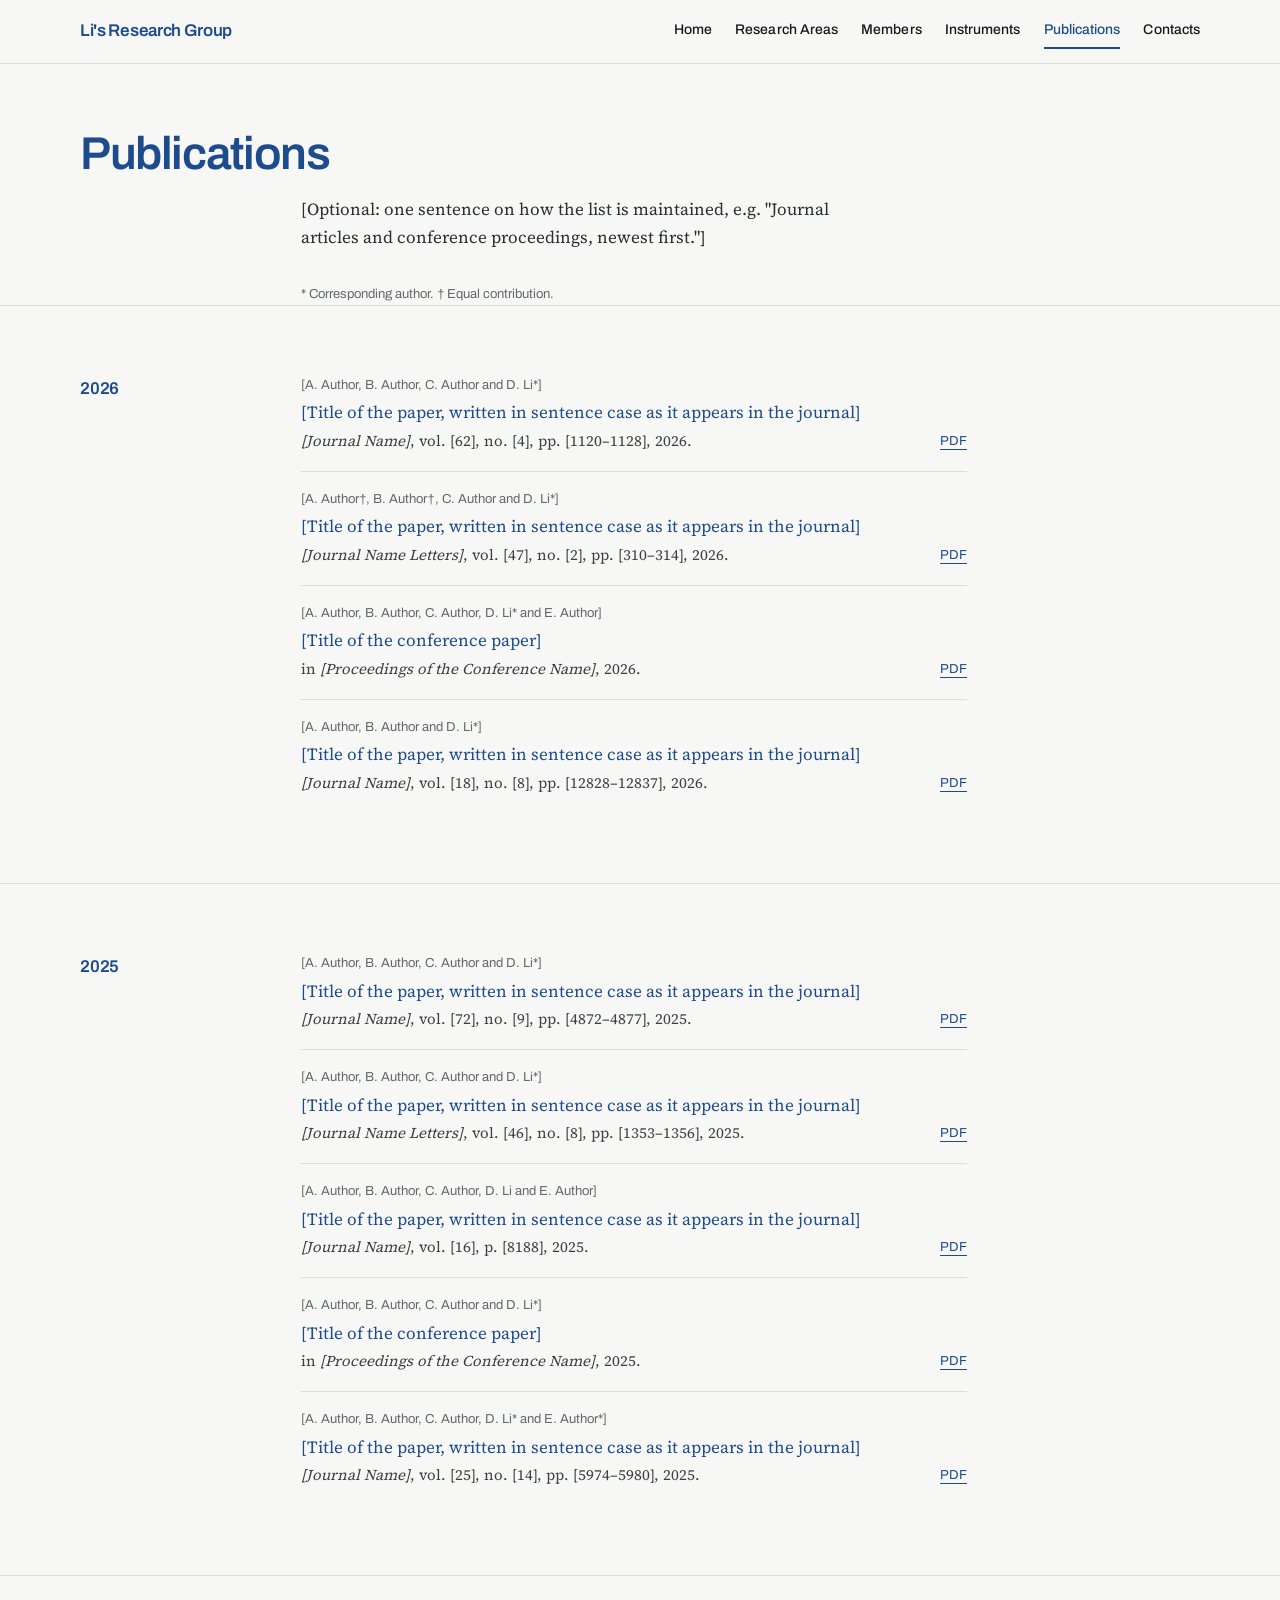
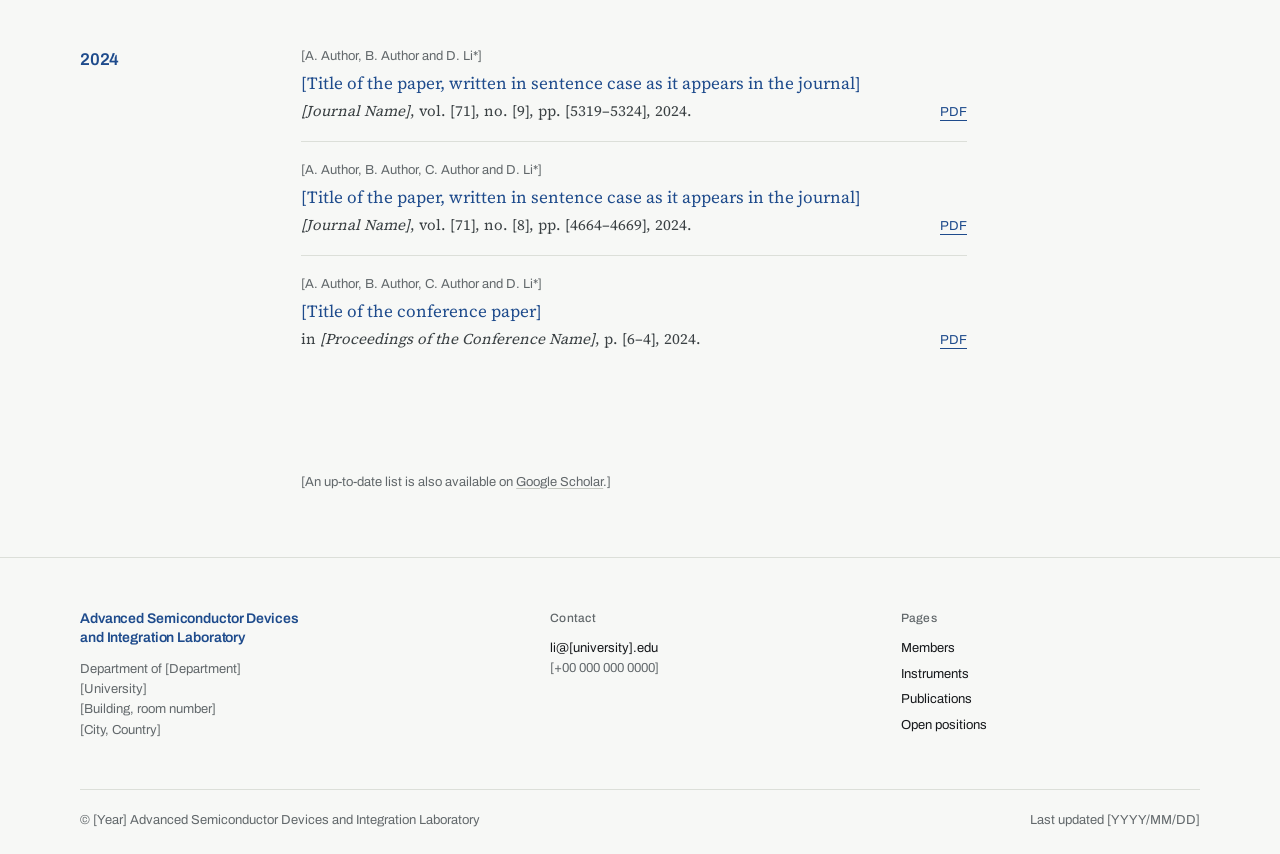
<file: publications.html>
<!DOCTYPE html>
<html lang="en">
<head>
<meta charset="utf-8">
<meta name="viewport" content="width=device-width, initial-scale=1">
<title>Publications — Advanced Semiconductor Devices and Integration Laboratory (ASDIL)</title>
<meta name="description" content="Publications from the Advanced Semiconductor Devices and Integration Laboratory.">
  <link rel="preload" href="assets/fonts/archivo-var.woff2" as="font" type="font/woff2" crossorigin>
  <link rel="preload" href="assets/fonts/source-serif-4-var.woff2" as="font" type="font/woff2" crossorigin>
  <link rel="stylesheet" href="assets/style.css">
</head>
<body>
<a class="skip" href="#main">Skip to content</a>

<header class="site-header">
  <div class="wrap">
    <a class="brand" href="index.html">
      <span class="brand-name">Li's Research Group</span>
    </a>
    <button class="nav-toggle" aria-expanded="false" aria-controls="site-nav">Menu</button>
    <nav class="site-nav" id="site-nav" aria-label="Main">
      <ul>
        <li><a href="index.html">Home</a></li>
        <li><a href="research.html">Research Areas</a></li>
        <li><a href="members.html">Members</a></li>
        <li><a href="instruments.html">Instruments</a></li>
        <li><a href="publications.html" aria-current="page">Publications</a></li>
        <li><a href="contacts.html">Contacts</a></li>
      </ul>
    </nav>
  </div>
</header>

<main id="main">
  <div class="wrap page-head">
    <h1>Publications</h1>
    <p class="intro">[Optional: one sentence on how the list is maintained, e.g. "Journal articles and conference proceedings, newest first."]</p>
  </div>

  <div class="wrap indent">
    <p class="legend">* Corresponding author. † Equal contribution.</p>
  </div>

  <section class="section">
    <div class="wrap section-grid">
      <h2 class="section-label section-label--year">2026</h2>
      <div>
        <ul class="entries">
          <li class="entry">
            <p class="entry-authors">[A. Author, B. Author, C. Author and D. Li*]</p>
            <h3 class="entry-title">[Title of the paper, written in sentence case as it appears in the journal]</h3>
            <p class="entry-venue"><em>[Journal Name]</em>, vol. [62], no. [4], pp. [1120–1128], 2026.</p>
            <p class="entry-links"><a href="#">PDF</a></p>
          </li>
          <li class="entry">
            <p class="entry-authors">[A. Author†, B. Author†, C. Author and D. Li*]</p>
            <h3 class="entry-title">[Title of the paper, written in sentence case as it appears in the journal]</h3>
            <p class="entry-venue"><em>[Journal Name Letters]</em>, vol. [47], no. [2], pp. [310–314], 2026.</p>
            <p class="entry-links"><a href="#">PDF</a></p>
          </li>
          <li class="entry">
            <p class="entry-authors">[A. Author, B. Author, C. Author, D. Li* and E. Author]</p>
            <h3 class="entry-title">[Title of the conference paper]</h3>
            <p class="entry-venue">in <em>[Proceedings of the Conference Name]</em>, 2026.</p>
            <p class="entry-links"><a href="#">PDF</a></p>
          </li>
          <li class="entry">
            <p class="entry-authors">[A. Author, B. Author and D. Li*]</p>
            <h3 class="entry-title">[Title of the paper, written in sentence case as it appears in the journal]</h3>
            <p class="entry-venue"><em>[Journal Name]</em>, vol. [18], no. [8], pp. [12828–12837], 2026.</p>
            <p class="entry-links"><a href="#">PDF</a></p>
          </li>
        </ul>
      </div>
    </div>
  </section>

  <section class="section">
    <div class="wrap section-grid">
      <h2 class="section-label section-label--year">2025</h2>
      <div>
        <ul class="entries">
          <li class="entry">
            <p class="entry-authors">[A. Author, B. Author, C. Author and D. Li*]</p>
            <h3 class="entry-title">[Title of the paper, written in sentence case as it appears in the journal]</h3>
            <p class="entry-venue"><em>[Journal Name]</em>, vol. [72], no. [9], pp. [4872–4877], 2025.</p>
            <p class="entry-links"><a href="#">PDF</a></p>
          </li>
          <li class="entry">
            <p class="entry-authors">[A. Author, B. Author, C. Author and D. Li*]</p>
            <h3 class="entry-title">[Title of the paper, written in sentence case as it appears in the journal]</h3>
            <p class="entry-venue"><em>[Journal Name Letters]</em>, vol. [46], no. [8], pp. [1353–1356], 2025.</p>
            <p class="entry-links"><a href="#">PDF</a></p>
          </li>
          <li class="entry">
            <p class="entry-authors">[A. Author, B. Author, C. Author, D. Li and E. Author]</p>
            <h3 class="entry-title">[Title of the paper, written in sentence case as it appears in the journal]</h3>
            <p class="entry-venue"><em>[Journal Name]</em>, vol. [16], p. [8188], 2025.</p>
            <p class="entry-links"><a href="#">PDF</a></p>
          </li>
          <li class="entry">
            <p class="entry-authors">[A. Author, B. Author, C. Author and D. Li*]</p>
            <h3 class="entry-title">[Title of the conference paper]</h3>
            <p class="entry-venue">in <em>[Proceedings of the Conference Name]</em>, 2025.</p>
            <p class="entry-links"><a href="#">PDF</a></p>
          </li>
          <li class="entry">
            <p class="entry-authors">[A. Author, B. Author, C. Author, D. Li* and E. Author*]</p>
            <h3 class="entry-title">[Title of the paper, written in sentence case as it appears in the journal]</h3>
            <p class="entry-venue"><em>[Journal Name]</em>, vol. [25], no. [14], pp. [5974–5980], 2025.</p>
            <p class="entry-links"><a href="#">PDF</a></p>
          </li>
        </ul>
      </div>
    </div>
  </section>

  <section class="section">
    <div class="wrap section-grid">
      <h2 class="section-label section-label--year">2024</h2>
      <div>
        <ul class="entries">
          <li class="entry">
            <p class="entry-authors">[A. Author, B. Author and D. Li*]</p>
            <h3 class="entry-title">[Title of the paper, written in sentence case as it appears in the journal]</h3>
            <p class="entry-venue"><em>[Journal Name]</em>, vol. [71], no. [9], pp. [5319–5324], 2024.</p>
            <p class="entry-links"><a href="#">PDF</a></p>
          </li>
          <li class="entry">
            <p class="entry-authors">[A. Author, B. Author, C. Author and D. Li*]</p>
            <h3 class="entry-title">[Title of the paper, written in sentence case as it appears in the journal]</h3>
            <p class="entry-venue"><em>[Journal Name]</em>, vol. [71], no. [8], pp. [4664–4669], 2024.</p>
            <p class="entry-links"><a href="#">PDF</a></p>
          </li>
          <li class="entry">
            <p class="entry-authors">[A. Author, B. Author, C. Author and D. Li*]</p>
            <h3 class="entry-title">[Title of the conference paper]</h3>
            <p class="entry-venue">in <em>[Proceedings of the Conference Name]</em>, p. [6–4], 2024.</p>
            <p class="entry-links"><a href="#">PDF</a></p>
          </li>
        </ul>
      </div>
    </div>
  </section>

  <div class="wrap indent">
    <p class="legend" style="margin:2rem 0 0">[An up-to-date list is also available on <a href="#">Google Scholar</a>.]</p>
  </div>
</main>

<footer class="site-footer">
  <div class="wrap footer-grid">
    <div>
      <p class="footer-name">Advanced Semiconductor Devices and Integration Laboratory</p>
      <p class="small">Department of [Department]<br>[University]<br>[Building, room number]<br>[City, Country]</p>
    </div>
    <div>
      <p class="footer-h">Contact</p>
      <p class="small"><a href="mailto:li@[university].edu">li@[university].edu</a><br>[+00 000 000 0000]</p>
    </div>
    <div>
      <p class="footer-h">Pages</p>
      <ul class="footer-links small">
        <li><a href="members.html">Members</a></li>
        <li><a href="instruments.html">Instruments</a></li>
        <li><a href="publications.html">Publications</a></li>
        <li><a href="members.html#openings">Open positions</a></li>
      </ul>
    </div>
  </div>
  <div class="wrap footer-base small">
    <span>© [Year] Advanced Semiconductor Devices and Integration Laboratory</span>
    <span>Last updated [YYYY/MM/DD]</span>
  </div>
</footer>

<script src="assets/site.js"></script>
</body>
</html>
</file>
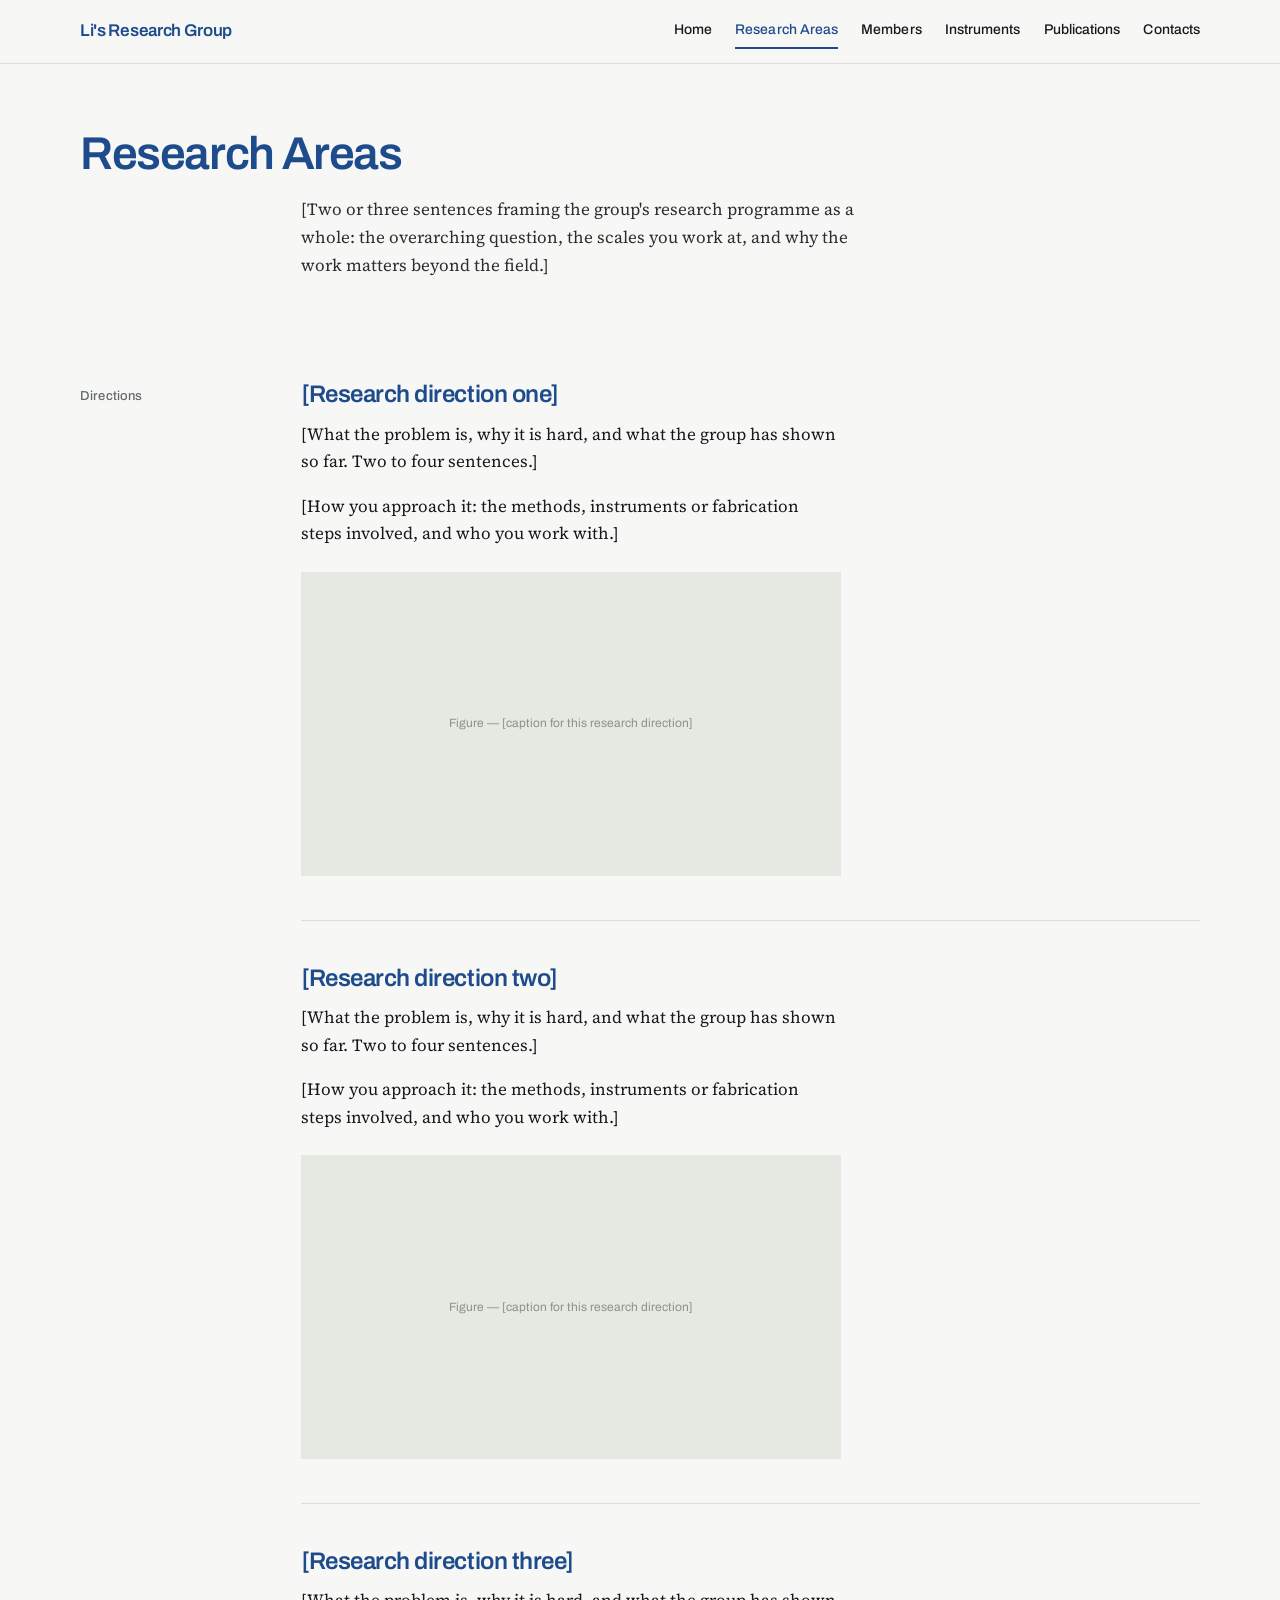
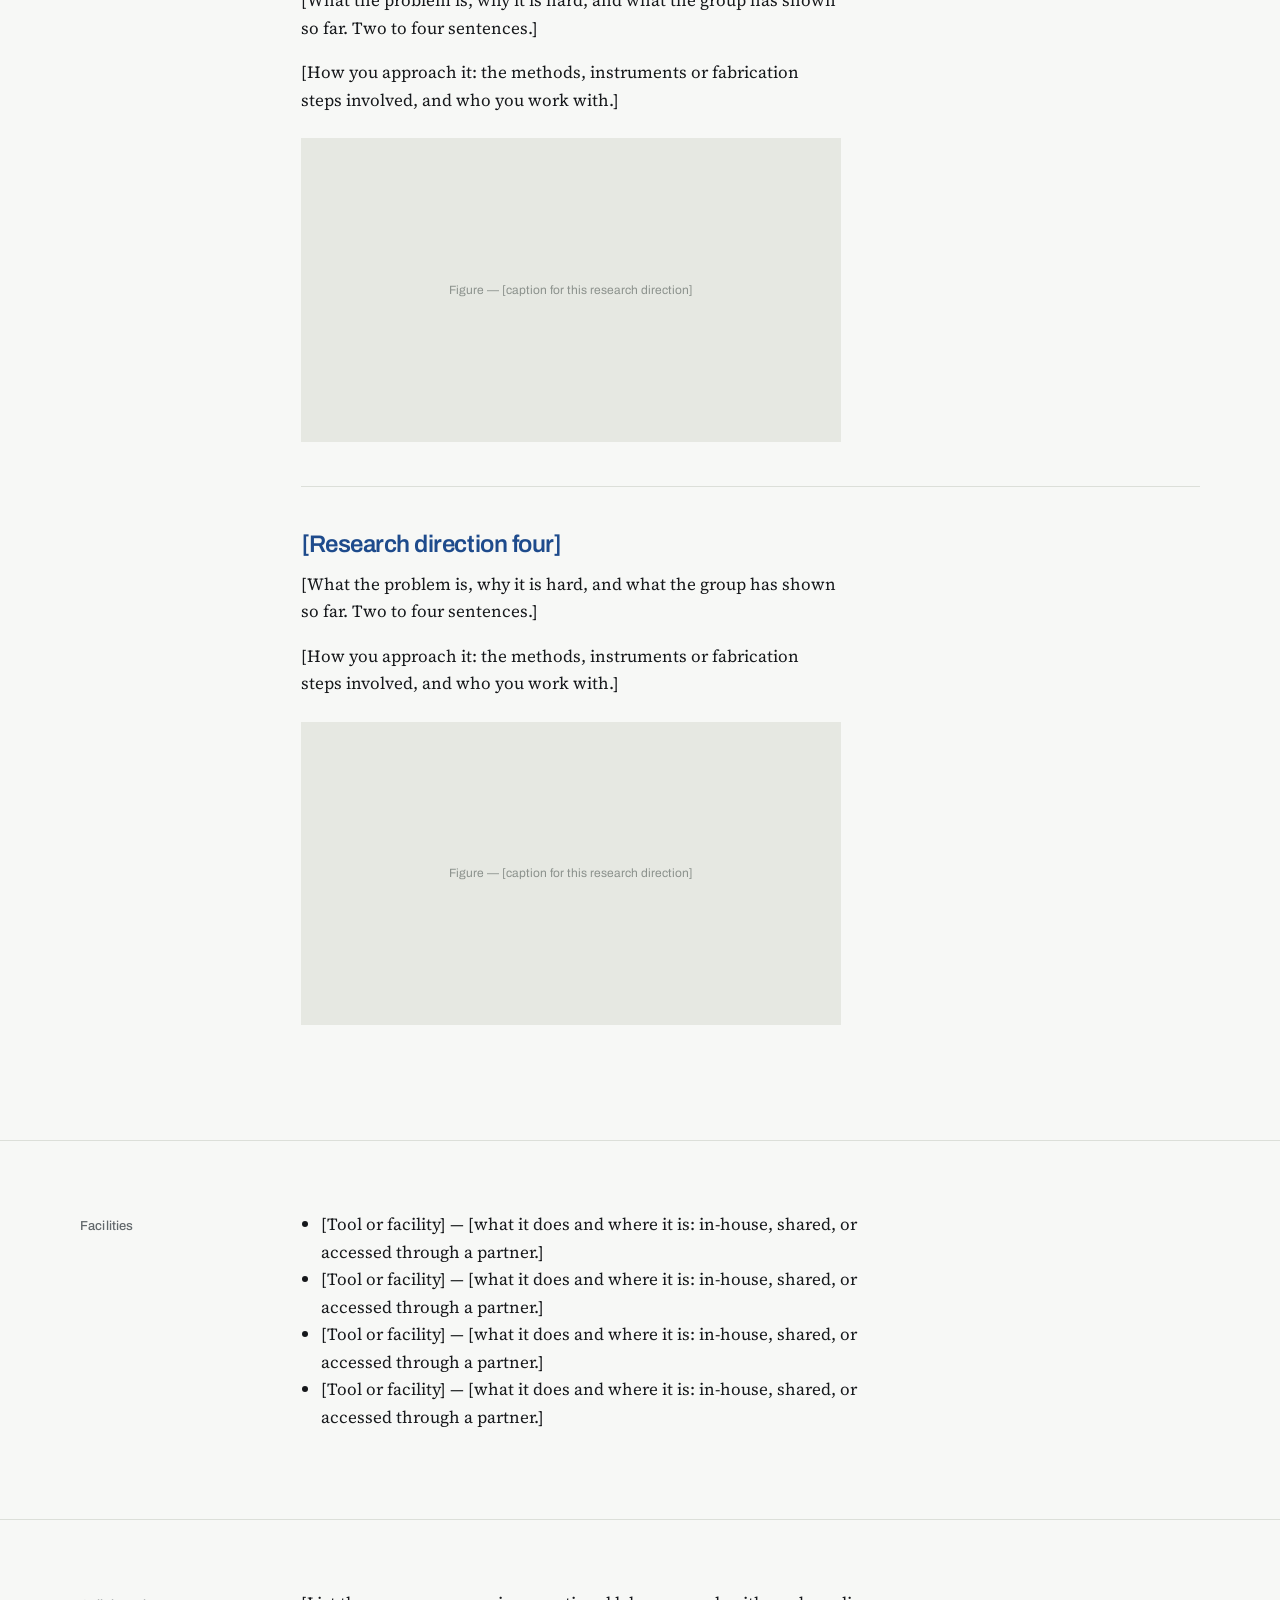
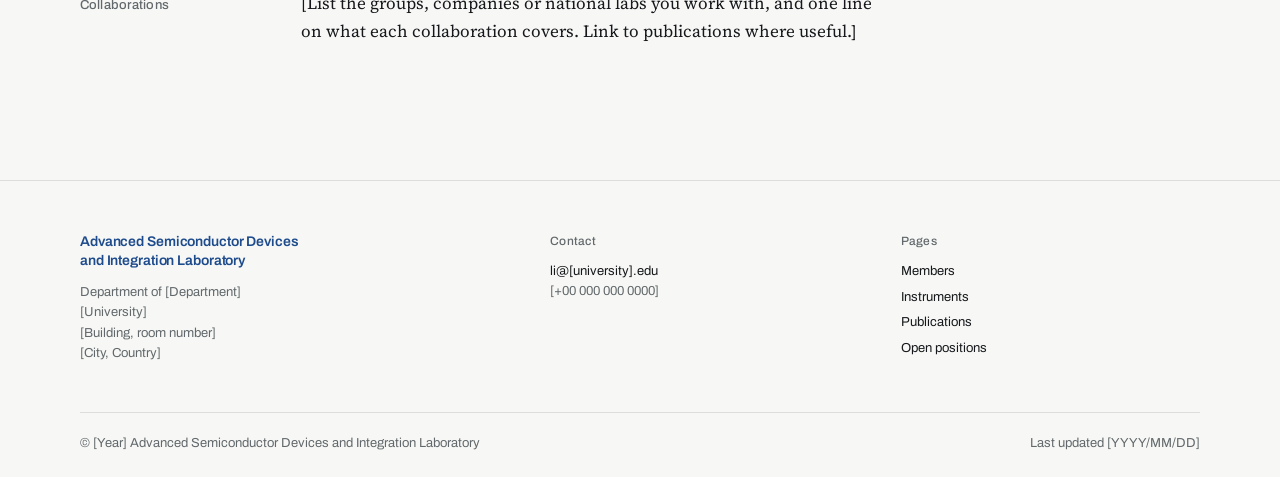
<file: research.html>
<!DOCTYPE html>
<html lang="en">
<head>
<meta charset="utf-8">
<meta name="viewport" content="width=device-width, initial-scale=1">
<title>Research Areas — Advanced Semiconductor Devices and Integration Laboratory (ASDIL)</title>
<meta name="description" content="Research directions of Advanced Semiconductor Devices and Integration Laboratory.">
  <link rel="preload" href="assets/fonts/archivo-var.woff2" as="font" type="font/woff2" crossorigin>
  <link rel="preload" href="assets/fonts/source-serif-4-var.woff2" as="font" type="font/woff2" crossorigin>
  <link rel="stylesheet" href="assets/style.css">
</head>
<body>
<a class="skip" href="#main">Skip to content</a>

<header class="site-header">
  <div class="wrap">
    <a class="brand" href="index.html">
      <span class="brand-name">Li's Research Group</span>
    </a>
    <button class="nav-toggle" aria-expanded="false" aria-controls="site-nav">Menu</button>
    <nav class="site-nav" id="site-nav" aria-label="Main">
      <ul>
        <li><a href="index.html">Home</a></li>
        <li><a href="research.html" aria-current="page">Research Areas</a></li>
        <li><a href="members.html">Members</a></li>
        <li><a href="instruments.html">Instruments</a></li>
        <li><a href="publications.html">Publications</a></li>
        <li><a href="contacts.html">Contacts</a></li>
      </ul>
    </nav>
  </div>
</header>

<main id="main">
  <div class="wrap page-head">
    <h1>Research Areas</h1>
    <p class="intro">[Two or three sentences framing the group's research programme as a whole: the overarching question, the scales you work at, and why the work matters beyond the field.]</p>
  </div>

  <section class="section" style="border-top:0">
    <div class="wrap section-grid">
      <h2 class="section-label">Directions</h2>
      <div>
        <article class="theme">
          <h2>[Research direction one]</h2>
          <div class="prose">
            <p>[What the problem is, why it is hard, and what the group has shown so far. Two to four sentences.]</p>
            <p>[How you approach it: the methods, instruments or fabrication steps involved, and who you work with.]</p>
          </div>
          <div class="ph ph--wide theme-figure">Figure — [caption for this research direction]</div>
        </article>

        <article class="theme">
          <h2>[Research direction two]</h2>
          <div class="prose">
            <p>[What the problem is, why it is hard, and what the group has shown so far. Two to four sentences.]</p>
            <p>[How you approach it: the methods, instruments or fabrication steps involved, and who you work with.]</p>
          </div>
          <div class="ph ph--wide theme-figure">Figure — [caption for this research direction]</div>
        </article>

        <article class="theme">
          <h2>[Research direction three]</h2>
          <div class="prose">
            <p>[What the problem is, why it is hard, and what the group has shown so far. Two to four sentences.]</p>
            <p>[How you approach it: the methods, instruments or fabrication steps involved, and who you work with.]</p>
          </div>
          <div class="ph ph--wide theme-figure">Figure — [caption for this research direction]</div>
        </article>

        <article class="theme">
          <h2>[Research direction four]</h2>
          <div class="prose">
            <p>[What the problem is, why it is hard, and what the group has shown so far. Two to four sentences.]</p>
            <p>[How you approach it: the methods, instruments or fabrication steps involved, and who you work with.]</p>
          </div>
          <div class="ph ph--wide theme-figure">Figure — [caption for this research direction]</div>
        </article>
      </div>
    </div>
  </section>

  <section class="section">
    <div class="wrap section-grid">
      <h2 class="section-label">Facilities</h2>
      <div class="prose">
        <ul>
          <li>[Tool or facility] — [what it does and where it is: in-house, shared, or accessed through a partner.]</li>
          <li>[Tool or facility] — [what it does and where it is: in-house, shared, or accessed through a partner.]</li>
          <li>[Tool or facility] — [what it does and where it is: in-house, shared, or accessed through a partner.]</li>
          <li>[Tool or facility] — [what it does and where it is: in-house, shared, or accessed through a partner.]</li>
        </ul>
      </div>
    </div>
  </section>

  <section class="section">
    <div class="wrap section-grid">
      <h2 class="section-label">Collaborations</h2>
      <div class="prose">
        <p>[List the groups, companies or national labs you work with, and one line on what each collaboration covers. Link to publications where useful.]</p>
      </div>
    </div>
  </section>
</main>

<footer class="site-footer">
  <div class="wrap footer-grid">
    <div>
      <p class="footer-name">Advanced Semiconductor Devices and Integration Laboratory</p>
      <p class="small">Department of [Department]<br>[University]<br>[Building, room number]<br>[City, Country]</p>
    </div>
    <div>
      <p class="footer-h">Contact</p>
      <p class="small"><a href="mailto:li@[university].edu">li@[university].edu</a><br>[+00 000 000 0000]</p>
    </div>
    <div>
      <p class="footer-h">Pages</p>
      <ul class="footer-links small">
        <li><a href="members.html">Members</a></li>
        <li><a href="instruments.html">Instruments</a></li>
        <li><a href="publications.html">Publications</a></li>
        <li><a href="members.html#openings">Open positions</a></li>
      </ul>
    </div>
  </div>
  <div class="wrap footer-base small">
    <span>© [Year] Advanced Semiconductor Devices and Integration Laboratory</span>
    <span>Last updated [YYYY/MM/DD]</span>
  </div>
</footer>

<script src="assets/site.js"></script>
</body>
</html>
</file>
<file: assets/style.css>
/* ---------- fonts: self-hosted, latin subset, variable 400-600 ---------- */

@font-face {
  font-family: 'Archivo';
  font-style: normal;
  font-weight: 400 600;
  font-display: swap;
  src: url(fonts/archivo-var.woff2) format('woff2');
  unicode-range: U+0000-00FF, U+0131, U+0152-0153, U+02BB-02BC, U+02C6, U+02DA, U+02DC, U+0304, U+0308, U+0329, U+2000-206F, U+20AC, U+2122, U+2191, U+2193, U+2212, U+2215, U+FEFF, U+FFFD;
}

@font-face {
  font-family: 'Source Serif 4';
  font-style: normal;
  font-weight: 400 600;
  font-display: swap;
  src: url(fonts/source-serif-4-var.woff2) format('woff2');
  unicode-range: U+0000-00FF, U+0131, U+0152-0153, U+02BB-02BC, U+02C6, U+02DA, U+02DC, U+0304, U+0308, U+0329, U+2000-206F, U+20AC, U+2122, U+2191, U+2193, U+2212, U+2215, U+FEFF, U+FFFD;
}

/* ============================================================
   Li's Research Group — template stylesheet
   Palette: paper / ink / mute / rule / oxide violet (single accent)
   Type:    Archivo (structure, UI) + Source Serif 4 (reading)
   ============================================================ */

:root {
  --paper: #F7F8F6;
  --ink: #16181B;
  --mute: #62686B;
  --rule: #DCDFD9;
  --rule-strong: #C4C8C1;
  --accent: #1E4B8C;
  --accent-soft: #E7EEF9;
  --photo: #E6E8E2;

  --wrap: 1120px;
  --gutter: 2rem;
  --label-col: 170px;
  --label-gap: clamp(1.5rem, 4vw, 3.5rem);
  --section-pad: clamp(2.75rem, 5.5vw, 4.5rem);
}

/* ---------- reset ---------- */

*,
*::before,
*::after { box-sizing: border-box; }

html {
  -webkit-text-size-adjust: 100%;
  scroll-padding-top: 5.5rem;
}

body {
  margin: 0;
  background: var(--paper);
  color: var(--ink);
  font-family: "Source Serif 4", Georgia, "Times New Roman", serif;
  font-size: 1.0625rem;
  line-height: 1.62;
  font-optical-sizing: auto;
  -webkit-font-smoothing: antialiased;
}

h1, h2, h3, h4 {
  font-family: Archivo, "Helvetica Neue", Arial, sans-serif;
  font-weight: 600;
  color: var(--accent);
  letter-spacing: -0.02em;
  line-height: 1.14;
  margin: 0;
}

p { margin: 0 0 1em; }
p:last-child { margin-bottom: 0; }

img, svg { max-width: 100%; }
img { display: block; }

a { color: inherit; text-decoration-color: var(--rule-strong); text-underline-offset: 0.18em; }
a:hover { text-decoration-color: var(--accent); color: var(--accent); }

ul, ol { margin: 0 0 1em; padding-left: 1.15em; }

:focus-visible {
  outline: 2px solid var(--accent);
  outline-offset: 3px;
  border-radius: 1px;
}

.skip {
  position: absolute;
  left: -9999px;
  top: 0;
  background: var(--paper);
  padding: 0.75rem 1rem;
  font-family: Archivo, sans-serif;
  font-size: 0.875rem;
  z-index: 50;
}
.skip:focus { left: 1rem; top: 1rem; }

/* ---------- layout ---------- */

.wrap {
  width: min(var(--wrap), 100% - var(--gutter) * 2);
  margin-inline: auto;
}

@media (max-width: 640px) {
  :root { --gutter: 1.25rem; }
}

.prose { max-width: 64ch; }
.prose p { max-width: 64ch; }

.small {
  font-family: Archivo, "Helvetica Neue", Arial, sans-serif;
  font-size: 0.8125rem;
  line-height: 1.55;
  color: var(--mute);
}

.lead {
  font-size: clamp(1.0625rem, 1.5vw, 1.1875rem);
  line-height: 1.55;
  max-width: 42ch;
  color: #2A2E31;
}

/* ---------- header ---------- */

.site-header {
  position: sticky;
  top: 0;
  z-index: 30;
  background: var(--paper);
  border-bottom: 1px solid var(--rule);
}

.site-header .wrap {
  display: flex;
  align-items: center;
  justify-content: space-between;
  gap: 2rem;
  padding-block: 0.85rem;
}

.brand {
  display: block;
  text-decoration: none;
  color: var(--ink);
}
.brand:hover { color: var(--ink); }
.brand-name {
  display: block;
  color: var(--accent);
  font-family: Archivo, sans-serif;
  font-weight: 600;
  font-size: 1.0625rem;
  letter-spacing: -0.018em;
  line-height: 1.3;
}
.site-nav ul {
  display: flex;
  align-items: center;
  gap: clamp(0.9rem, 1.8vw, 1.75rem);
  list-style: none;
  margin: 0;
  padding: 0;
}

.site-nav a {
  display: inline-block;
  font-family: Archivo, sans-serif;
  font-size: 0.875rem;
  font-weight: 500;
  letter-spacing: 0.005em;
  color: var(--ink);
  text-decoration: none;
  padding-block: 0.35rem;
  border-bottom: 2px solid transparent;
}
.site-nav a:hover { color: var(--accent); border-bottom-color: var(--rule-strong); }
.site-nav a[aria-current="page"] { color: var(--accent); border-bottom-color: var(--accent); }

.nav-toggle {
  display: none;
  font-family: Archivo, sans-serif;
  font-size: 0.8125rem;
  font-weight: 500;
  color: var(--ink);
  background: none;
  border: 1px solid var(--rule-strong);
  padding: 0.45rem 0.8rem;
  cursor: pointer;
}
.nav-toggle:hover { border-color: var(--ink); }

@media (max-width: 860px) {
  .site-header .wrap { flex-wrap: wrap; gap: 0.75rem; }
  .nav-toggle { display: block; }
  .site-nav {
    flex-basis: 100%;
    display: none;
  }
  .site-nav.is-open { display: block; }
  .site-nav ul {
    flex-direction: column;
    align-items: flex-start;
    gap: 0;
    padding-bottom: 0.75rem;
  }
  .site-nav li { width: 100%; border-top: 1px solid var(--rule); }
  .site-nav a {
    display: block;
    padding-block: 0.7rem;
    border-bottom: 0;
  }
  .site-nav a[aria-current="page"] { color: var(--accent); }
}

/* ---------- hero (home) ---------- */

.hero {
  position: relative;
  isolation: isolate;
  overflow: hidden;
  text-align: center;
  color: #fff;
  background-color: #2C5DA8;
  padding-block: clamp(3.75rem, 10vw, 7rem);
}

.hero-inner { position: relative; }

.hero-wafer {
  position: absolute;
  left: 50%;
  top: 50%;
  transform: translate(-50%, -50%);
  width: min(880px, 126vw);
  height: auto;
  opacity: 0.02;
  z-index: -1;
  pointer-events: none;
}

.hero-welcome {
  font-family: Archivo, sans-serif;
  font-size: clamp(1.0625rem, 1.9vw, 1.375rem);
  font-weight: 500;
  letter-spacing: 0.01em;
  color: rgba(255, 255, 255, 0.72);
  margin: 0 0 0.85rem;
}

.hero h1 {
  max-width: 40ch;
  margin: 0 auto;
  font-size: clamp(1.8rem, 4.2vw, 3.1rem);
  line-height: 1.06;
  letter-spacing: -0.03em;
  color: #fff;
  text-wrap: balance;
}

.h1-abbr { white-space: nowrap; }

.hero-affil {
  margin: 1.6rem 0 0;
  font-family: Archivo, sans-serif;
  font-size: clamp(0.875rem, 1.3vw, 0.9375rem);
  line-height: 1.7;
  color: rgba(255, 255, 255, 0.62);
}

.hero-lead {
  max-width: 54ch;
  margin: 2.05rem auto 0;
  font-size: clamp(1.0625rem, 1.5vw, 1.1875rem);
  line-height: 1.6;
  color: rgba(255, 255, 255, 0.82);
  text-wrap: pretty;
}

.hero-open {
  margin: 2.05rem 0 0;
  font-family: Archivo, sans-serif;
  font-size: 0.9375rem;
  font-weight: 600;
  letter-spacing: 0.004em;
  color: #fff;
}

.hero-open a {
  white-space: nowrap;
  color: #fff;
  text-decoration: underline;
  text-decoration-thickness: 1px;
  text-decoration-color: rgba(255, 255, 255, 0.5);
}
.hero-open a:hover { color: #fff; text-decoration-color: #fff; }

.hero-cta { margin: 2.4rem 0 0; }

.btn {
  display: inline-flex;
  align-items: center;
  gap: 0.55rem;
  background: #fff;
  color: var(--accent);
  font-family: Archivo, sans-serif;
  font-size: 0.9375rem;
  font-weight: 600;
  letter-spacing: -0.005em;
  text-decoration: none;
  padding: 0.85rem 1.55rem;
  border-radius: 4px;
}

.btn:hover {
  color: #17335F;
  background: #EAF1FB;
  text-decoration: none;
}

.btn .arrow {
  display: inline-block;
  transition: transform 0.2s ease;
}
.btn:hover .arrow { transform: translateX(3px); }

/* wafer watermark animation */

.hero-wafer .scan { opacity: 0; }

@media (prefers-reduced-motion: no-preference) {
  .hero-welcome,
  .hero h1,
  .hero-affil,
  .hero-lead,
  .hero-open,
  .hero-cta {
    animation: hero-in 0.75s cubic-bezier(0.2, 0.65, 0.3, 1) both;
  }
  .hero h1      { animation-delay: 0.06s; }
  .hero-affil   { animation-delay: 0.13s; }
  .hero-lead    { animation-delay: 0.19s; }
  .hero-open    { animation-delay: 0.25s; }
  .hero-cta     { animation-delay: 0.31s; }

  .hero-wafer .scan { animation: scan 1.9s cubic-bezier(0.32, 0.6, 0.35, 1) 0.7s both; }
}

@keyframes hero-in {
  from { opacity: 0; transform: translateY(8px); }
  to   { opacity: 1; transform: none; }
}

@keyframes scan {
  0%   { opacity: 0; transform: translateX(0); }
  18%  { opacity: 1; }
  82%  { opacity: 0.8; }
  100% { opacity: 0; transform: translateX(520px); }
}

@media (max-width: 640px) {
  .hero { padding-block: clamp(3rem, 12vw, 4.5rem) clamp(3.5rem, 13vw, 5rem); }
  .hero h1 {
    max-width: none;
    font-size: clamp(1.55rem, 6.6vw, 2rem);
    letter-spacing: -0.022em;
    text-wrap: normal;
  }
  .hero-wafer { width: 118vw; }
  .btn { padding: 0.8rem 1.35rem; }
}

/* ---------- sections: label column + content ---------- */

.section {
  border-top: 1px solid var(--rule);
  padding-block: var(--section-pad);
}

.section-grid {
  display: grid;
  grid-template-columns: var(--label-col) minmax(0, 1fr);
  gap: var(--label-gap);
}

.section-grid > * { min-width: 0; }

.section-label {
  font-family: Archivo, sans-serif;
  font-size: 0.8125rem;
  font-weight: 500;
  line-height: 1.5;
  letter-spacing: 0.01em;
  color: var(--mute);
  margin: 0;
  padding-top: 0.35rem;
}

.section-label--year {
  color: var(--accent);
  font-size: 1.0625rem;
  font-weight: 600;
  letter-spacing: -0.01em;
  padding-top: 0;
}

@media (max-width: 800px) {
  .section-grid { grid-template-columns: 1fr; gap: 1.25rem; }
  .section-label {
    font-size: 1.0625rem;
    color: var(--accent);
    font-weight: 600;
    letter-spacing: -0.01em;
    padding-top: 0;
  }
}

/* research list on home */

.research-list {
  display: grid;
  grid-template-columns: repeat(2, minmax(0, 1fr));
  gap: 1.75rem 2.5rem;
  list-style: none;
  margin: 0;
  padding: 0;
}

.research-list h3 {
  font-size: 1rem;
  font-weight: 600;
  letter-spacing: -0.01em;
  margin-bottom: 0.35rem;
}

.research-list p {
  font-size: 0.9688rem;
  line-height: 1.55;
  color: var(--mute);
  margin: 0;
}

@media (max-width: 640px) {
  .research-list { grid-template-columns: 1fr; gap: 1.5rem; }
}

/* ---------- facts list ---------- */

.facts {
  display: grid;
  grid-template-columns: minmax(7rem, max-content) minmax(0, 1fr);
  gap: 0.55rem 1.75rem;
  margin: 1.75rem 0 0;
  font-family: Archivo, sans-serif;
  font-size: 0.875rem;
  line-height: 1.5;
}
.facts dt { color: var(--mute); }
.facts dd { margin: 0; }

/* ---------- publications ---------- */

.entries { margin: 0; padding: 0; list-style: none; max-width: 74ch; }

.entry {
  display: grid;
  grid-template-columns: minmax(0, 1fr) auto;
  gap: 0.15rem 1.5rem;
  padding-block: 1.15rem;
  border-top: 1px solid var(--rule);
}
.entry:first-child { border-top: 0; padding-top: 0; }

.entry-authors {
  grid-column: 1;
  font-family: Archivo, sans-serif;
  font-size: 0.8125rem;
  line-height: 1.5;
  color: var(--mute);
  margin: 0;
}

.entry-title {
  grid-column: 1;
  font-family: "Source Serif 4", Georgia, serif;
  font-size: 1.0625rem;
  font-weight: 400;
  line-height: 1.45;
  letter-spacing: 0;
  margin: 0.15rem 0;
}

.entry-venue {
  grid-column: 1;
  font-size: 0.9375rem;
  line-height: 1.5;
  color: #3A4043;
  margin: 0;
}
.entry-venue em { font-style: italic; }

.entry-links {
  grid-column: 2;
  grid-row: 1 / span 3;
  align-self: end;
  font-family: Archivo, sans-serif;
  font-size: 0.8125rem;
  margin: 0;
  white-space: nowrap;
}
.entry-links a { text-decoration: none; color: var(--accent); border-bottom: 1px solid currentColor; padding-bottom: 1px; }
.entry-links a:hover { opacity: 0.7; }

.legend {
  font-family: Archivo, sans-serif;
  font-size: 0.8125rem;
  color: var(--mute);
  margin-bottom: 2rem;
}

/* ---------- CV-style record list ---------- */

.cv-list { list-style: none; margin: 0; padding: 0; max-width: 74ch; }

.cv-list li {
  padding-block: 0.7rem;
  border-top: 1px solid var(--rule);
  line-height: 1.55;
}
.cv-list li:first-child { border-top: 0; padding-top: 0; }

.cv-list .when {
  font-family: Archivo, sans-serif;
  font-size: 0.8125rem;
  color: var(--mute);
  font-variant-numeric: tabular-nums;
  margin-right: 0.7rem;
  white-space: nowrap;
}

/* ---------- join band ---------- */

.join {
  background: var(--accent-soft);
  padding: clamp(1.75rem, 3.5vw, 2.5rem);
}

.join h2 {
  font-size: 1.25rem;
  margin-bottom: 0.65rem;
}

.join p { max-width: 56ch; }

/* ---------- content edge ---------- */

@media (min-width: 801px) {
  .indent { padding-left: calc(var(--label-col) + var(--label-gap)); }
  .page-head .intro { margin-left: calc(var(--label-col) + var(--label-gap)); }
}

/* ---------- page head (subpages) ---------- */

.page-head {
  padding-block: clamp(2.75rem, 5vw, 4rem) clamp(1.5rem, 2.5vw, 2rem);
}

.page-head h1 {
  font-size: clamp(2rem, 4vw, 2.875rem);
  letter-spacing: -0.03em;
}

.page-head .intro {
  margin-top: 1rem;
  max-width: 62ch;
  color: #2A2E31;
}

/* ---------- profile (PI page) ---------- */

.profile {
  display: grid;
  grid-template-columns: var(--label-col) minmax(0, 1fr);
  gap: var(--label-gap);
  align-items: start;
  padding-bottom: var(--section-pad);
}

.profile > * { min-width: 0; }

.profile h1 { font-size: clamp(1.875rem, 3.4vw, 2.5rem); }

.pi-name { font-size: clamp(1.5rem, 2.5vw, 1.9375rem); letter-spacing: -0.025em; }

.pi-bio {
  margin-top: 1.2rem;
  max-width: 58ch;
  font-size: 1rem;
  line-height: 1.6;
  color: #2A2E31;
}

.profile-role {
  font-family: Archivo, sans-serif;
  font-size: 0.9375rem;
  line-height: 1.55;
  color: var(--mute);
  margin-top: 0.85rem;
}

.contact-list {
  display: grid;
  grid-template-columns: max-content minmax(0, 1fr);
  gap: 0.4rem 1.25rem;
  margin: 1.5rem 0 0;
  font-family: Archivo, sans-serif;
  font-size: 0.875rem;
  line-height: 1.5;
}
.contact-list dt { color: var(--mute); }
.contact-list dd { margin: 0; word-break: break-word; }

@media (max-width: 780px) {
  .profile { grid-template-columns: 1fr; }
  .profile .ph-wrap { max-width: 220px; }
}

/* ---------- people ---------- */

.people-group + .people-group { margin-top: 2.75rem; }

.group-title {
  font-size: 1.0625rem;
  font-weight: 600;
  letter-spacing: -0.01em;
  margin-bottom: 1.5rem;
}

.people-grid {
  display: grid;
  grid-template-columns: repeat(auto-fill, minmax(210px, 1fr));
  gap: 2rem 1.5rem;
  list-style: none;
  margin: 0;
  padding: 0;
}

.person { min-width: 0; }

@media (max-width: 560px) {
  .people-grid {
    grid-template-columns: repeat(2, minmax(0, 1fr));
    gap: 1.75rem 1rem;
  }
}

.person h3 {
  font-size: 0.9688rem;
  font-weight: 600;
  letter-spacing: -0.005em;
  margin: 0.7rem 0 0.3rem;
}

.person p {
  font-family: Archivo, sans-serif;
  font-size: 0.8125rem;
  line-height: 1.5;
  color: var(--mute);
  margin: 0;
}

/* ---------- media placeholders ---------- */

.ph {
  display: grid;
  place-items: center;
  background: var(--photo);
  color: #8B918C;
  font-family: Archivo, sans-serif;
  font-size: 0.75rem;
  line-height: 1.4;
  text-align: center;
  padding: 0.5rem;
}

.ph--photo { aspect-ratio: 3 / 4; }
.ph--wide { aspect-ratio: 16 / 9; }
.ph--flat { aspect-ratio: 4 / 3; }
.ph--map { aspect-ratio: 21 / 9; }

/* ---------- instruments ---------- */

.instrument-list {
  list-style: none;
  margin: 0;
  padding: 0;
  max-width: 760px;
}

.instrument {
  display: grid;
  grid-template-columns: 190px minmax(0, 1fr);
  gap: 1.5rem;
  padding-block: 1.6rem;
  border-top: 1px solid var(--rule);
}
.instrument:first-child { border-top: 0; padding-top: 0; }

.instrument-thumb { width: 100%; }
.instrument-body { min-width: 0; }

.instrument h3 {
  font-size: 1.0625rem;
  margin-bottom: 0.3rem;
}

.instrument-meta {
  font-family: Archivo, sans-serif;
  font-size: 0.8125rem;
  line-height: 1.5;
  color: var(--mute);
  margin-bottom: 0.6rem;
}

.instrument-body > p {
  font-size: 0.9688rem;
  line-height: 1.55;
  max-width: 58ch;
  color: #2A2E31;
}

.instrument-links {
  font-family: Archivo, sans-serif;
  font-size: 0.8125rem;
  color: var(--mute);
  margin-top: 0.7rem;
}
.instrument-links a {
  color: var(--accent);
  text-decoration: none;
  border-bottom: 1px solid currentColor;
}
.instrument-links a:hover { opacity: 0.7; }

@media (max-width: 560px) {
  .instrument { grid-template-columns: 1fr; gap: 0.9rem; }
  .instrument-thumb { max-width: 220px; }
}

/* ---------- contacts ---------- */

.contact-cols {
  display: grid;
  grid-template-columns: repeat(2, minmax(0, 1fr));
  gap: 2.25rem 2.5rem;
  max-width: 760px;
}

.contact-card h3 {
  font-size: 0.9375rem;
  font-weight: 600;
  margin-bottom: 0.55rem;
}

.contact-card p {
  font-size: 0.9688rem;
  line-height: 1.6;
  color: #2A2E31;
  margin-bottom: 0.55rem;
}

.contact-card .small { font-size: 0.8125rem; }

.map-block { margin-top: 1.75rem; max-width: 760px; }

@media (max-width: 640px) {
  .contact-cols { grid-template-columns: 1fr; gap: 1.75rem; }
}

/* ---------- research themes ---------- */

.theme {
  padding-block: clamp(2rem, 3.5vw, 2.75rem);
  border-top: 1px solid var(--rule);
}
.theme:first-of-type { border-top: 0; padding-top: 0; }

.theme h2 {
  font-size: clamp(1.25rem, 2vw, 1.5rem);
  margin-bottom: 0.75rem;
}

.theme .prose { margin-bottom: 1.5rem; max-width: 540px; }

.theme-figure { max-width: 540px; }

/* ---------- teaching ---------- */

.courses { list-style: none; margin: 0; padding: 0; }

.course {
  padding-block: 1.75rem;
  border-top: 1px solid var(--rule);
}
.course:first-child { border-top: 0; padding-top: 0; }

.course h2 { font-size: 1.25rem; margin-bottom: 0.4rem; }

.course-meta {
  font-family: Archivo, sans-serif;
  font-size: 0.8125rem;
  color: var(--mute);
  margin-bottom: 0.8rem;
}

.course p { max-width: 62ch; }

.course .more { margin-top: 1rem; }

/* ---------- footer ---------- */

.site-footer {
  border-top: 1px solid var(--rule);
  padding-block: clamp(2.25rem, 4vw, 3.25rem) 1.5rem;
  margin-top: clamp(2rem, 5vw, 4rem);
}

.footer-grid {
  display: grid;
  grid-template-columns: 1.4fr 1fr 1fr;
  gap: 2rem clamp(2rem, 4vw, 3.5rem);
}

.abbr {
  font-weight: 400;
  color: var(--mute);
}

.footer-name {
  color: var(--accent);
  font-family: Archivo, sans-serif;
  font-size: 0.875rem;
  font-weight: 600;
  letter-spacing: -0.008em;
  line-height: 1.4;
  max-width: 30ch;
  margin-bottom: 0.7rem;
}

.footer-h {
  font-family: Archivo, sans-serif;
  font-size: 0.75rem;
  font-weight: 500;
  letter-spacing: 0.02em;
  color: var(--mute);
  margin-bottom: 0.6rem;
}

.footer-links { list-style: none; margin: 0; padding: 0; }
.footer-links li { margin-bottom: 0.35rem; }
.site-footer a { text-decoration: none; color: var(--ink); }
.site-footer a:hover { color: var(--accent); text-decoration: underline; text-decoration-color: var(--accent); }

.footer-base {
  display: flex;
  flex-wrap: wrap;
  justify-content: space-between;
  gap: 0.75rem;
  margin-top: clamp(2rem, 4vw, 3rem);
  padding-top: 1.25rem;
  border-top: 1px solid var(--rule);
}

@media (max-width: 720px) {
  .footer-grid { grid-template-columns: 1fr 1fr; }
  .footer-grid > :first-child { grid-column: 1 / -1; }
}

/* ---------- utilities ---------- */

.action {
  font-family: Archivo, sans-serif;
  font-size: 0.875rem;
  font-weight: 500;
  color: var(--accent);
  text-decoration: none;
  border-bottom: 1px solid currentColor;
  padding-bottom: 2px;
}
.action:hover { color: var(--accent); opacity: 0.75; }

.more { margin-top: 1.75rem; }

/* ---------- print ---------- */

@media print {
  .site-header, .site-footer, .hero-wafer, .nav-toggle { display: none; }
  .hero { background: none; color: var(--ink); padding-block: 0 1.5rem; }
  .hero h1, .hero-open { color: var(--ink); }
  .hero-welcome, .hero-affil, .hero-lead { color: var(--mute); }
  .btn { border: 1px solid var(--ink); }
  body { background: #fff; font-size: 11pt; }
}
</file>
